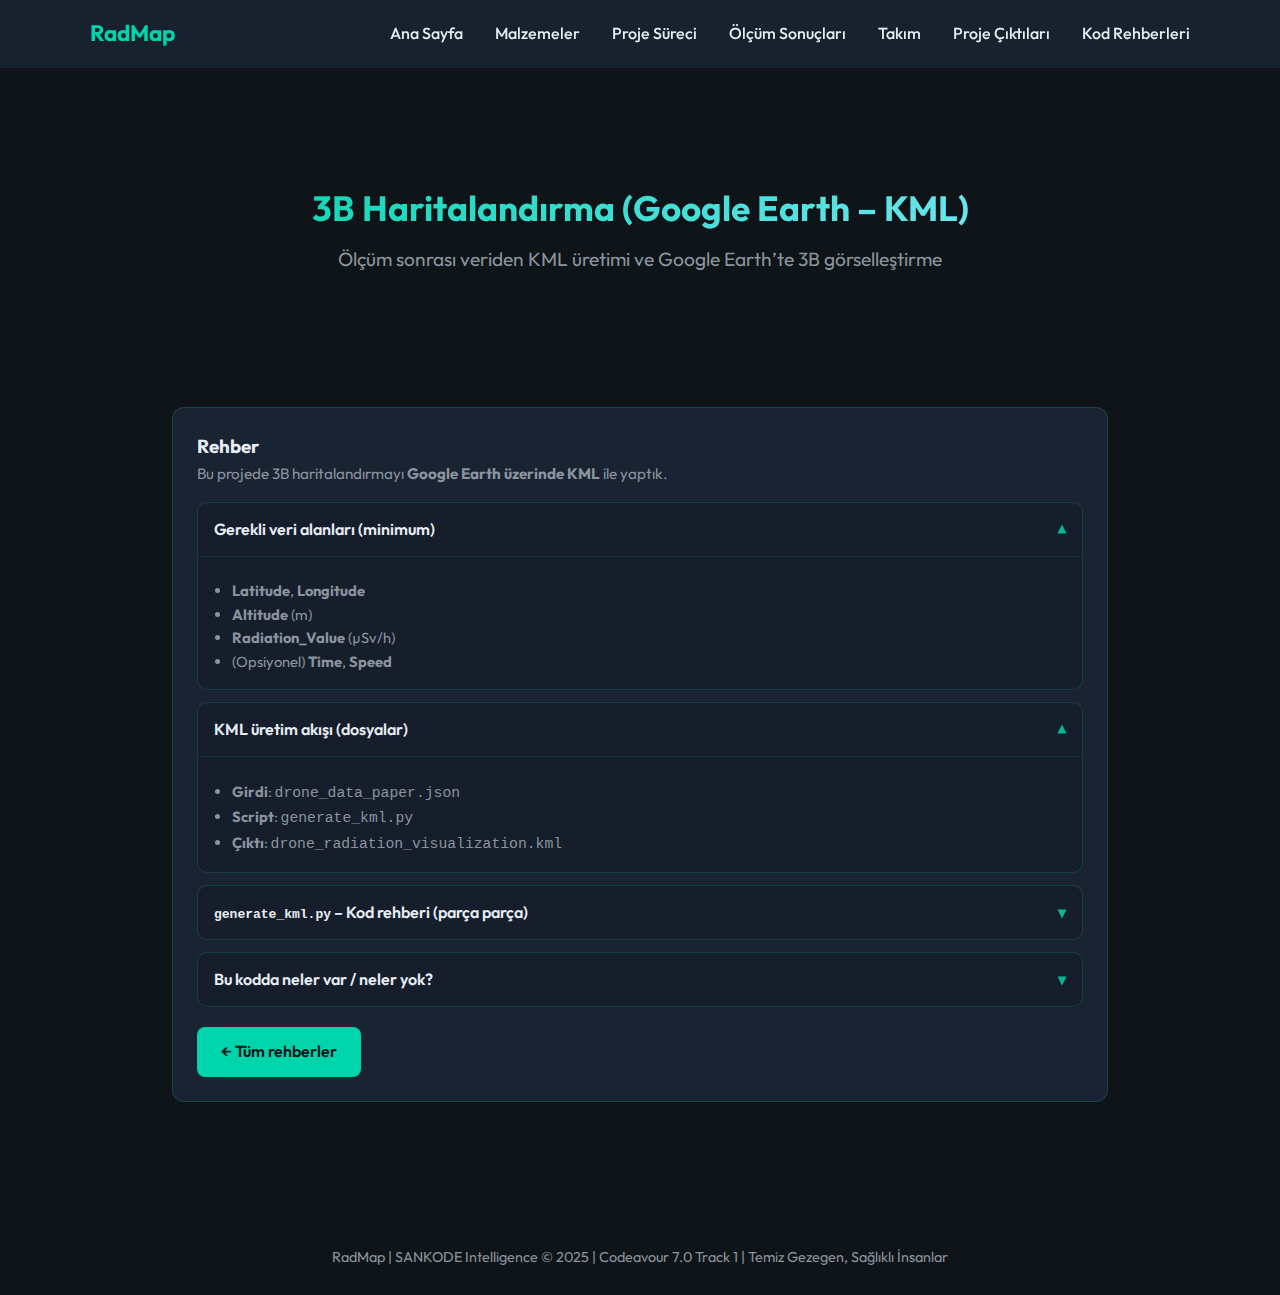
<file: rehber-3b-haritalandirma.html>
<!DOCTYPE html>
<html lang="tr">
<head>
    <meta charset="UTF-8">
    <meta name="viewport" content="width=device-width, initial-scale=1.0">
    <link rel="icon" type="image/svg+xml" href="favicon.svg">
    <title>3B Haritalandırma Rehberi | RadMap</title>
    <link rel="stylesheet" href="style.css">
    <link rel="preconnect" href="https://fonts.googleapis.com">
    <link rel="preconnect" href="https://fonts.gstatic.com" crossorigin>
    <link href="https://fonts.googleapis.com/css2?family=Outfit:wght@300;400;600;700&display=swap" rel="stylesheet">
</head>
<body>
    <header>
        <nav>
            <a href="index.html" class="logo">RadMap</a>
            <ul>
                <li><a href="index.html">Ana Sayfa</a></li>
                <li><a href="malzemeler.html">Malzemeler</a></li>
                <li><a href="proje.html">Proje Süreci</a></li>
                <li><a href="olcum-sonuclari.html">Ölçüm Sonuçları</a></li>
                <li><a href="takim.html">Takım</a></li>
                <li><a href="portfolyo.html">Proje Çıktıları</a></li>
                <li><a href="rehberler.html">Kod Rehberleri</a></li>
            </ul>
        </nav>
    </header>

    <main>
        <section class="hero">
            <h1>3B Haritalandırma (Google Earth – KML)</h1>
            <p class="tagline">Ölçüm sonrası veriden KML üretimi ve Google Earth’te 3B görselleştirme</p>
        </section>

        <section>
            <div class="guide-grid">
                <div class="guide-card">
                    <h3>Rehber</h3>
                    <p class="guide-desc">Bu projede 3B haritalandırmayı <strong>Google Earth üzerinde KML</strong> ile yaptık.</p>

                    <details class="guide-accordion" open>
                        <summary>Gerekli veri alanları (minimum)</summary>
                        <div class="guide-body">
                            <ul>
                                <li><strong>Latitude</strong>, <strong>Longitude</strong></li>
                                <li><strong>Altitude</strong> (m)</li>
                                <li><strong>Radiation_Value</strong> (µSv/h)</li>
                                <li>(Opsiyonel) <strong>Time</strong>, <strong>Speed</strong></li>
                            </ul>
                        </div>
                    </details>

                    <details class="guide-accordion" open>
                        <summary>KML üretim akışı (dosyalar)</summary>
                        <div class="guide-body">
                            <ul>
                                <li><strong>Girdi</strong>: <code>drone_data_paper.json</code></li>
                                <li><strong>Script</strong>: <code>generate_kml.py</code></li>
                                <li><strong>Çıktı</strong>: <code>drone_radiation_visualization.kml</code></li>
                            </ul>
                        </div>
                    </details>

                    <details class="guide-accordion">
                        <summary><code>generate_kml.py</code> – Kod rehberi (parça parça)</summary>
                        <div class="guide-body">
                            <h4>Veriyi yükleme (JSON → DataFrame)</h4>
                            <pre class="code-block"><code>with open('drone_data_paper.json', 'r') as f:
    data = json.load(f)

df = pd.DataFrame(data)</code></pre>

                            <h4>Kamera merkezi (LookAt)</h4>
                            <pre class="code-block"><code>center_lat = df['Enlem (Lat)'].mean()
center_lon = df['Boylam (Lon)'].mean()</code></pre>

                            <h4>Ölçek ve grid boyutu (VMIN/VMAX, hw)</h4>
                            <pre class="code-block"><code>VMIN = 0.090
VMAX = 0.130

hw = 0.000013</code></pre>

                            <h4>Clamp + normalize</h4>
                            <pre class="code-block"><code>chart_val = max(VMIN, min(VMAX, rad))
norm = (chart_val - VMIN) / (VMAX - VMIN)</code></pre>

                            <h4>Basamaklı renk haritası</h4>
                            <pre class="code-block"><code>if norm &lt; 0.2:
    red, green, blue = 0, 0, 255
elif norm &lt; 0.4:
    red, green, blue = 0, 255, 255
elif norm &lt; 0.6:
    red, green, blue = 0, 255, 0
elif norm &lt; 0.8:
    red, green, blue = 255, 255, 0
else:
    red, green, blue = 255, 0, 0</code></pre>

                            <h4>Poligon koordinatları (küçük kare yüzey)</h4>
                            <pre class="code-block"><code>c1 = f"{lon+hw},{lat+hw},{real_altitude}"
c2 = f"{lon-hw},{lat+hw},{real_altitude}"
c3 = f"{lon-hw},{lat-hw},{real_altitude}"
c4 = f"{lon+hw},{lat-hw},{real_altitude}"
coords_str = f"{c1} {c2} {c3} {c4} {c1}"</code></pre>

                            <h4>KML yazımı (Placemark)</h4>
                            <pre class="code-block"><code>&lt;Placemark&gt;
  &lt;description&gt;...&lt;/description&gt;
  &lt;Style&gt;...&lt;/Style&gt;
  &lt;Polygon&gt;
    &lt;altitudeMode&gt;relativeToGround&lt;/altitudeMode&gt;
    &lt;coordinates&gt;{coords_str}&lt;/coordinates&gt;
  &lt;/Polygon&gt;
&lt;/Placemark&gt;</code></pre>
                        </div>
                    </details>

                    <details class="guide-accordion">
                        <summary>Bu kodda neler var / neler yok?</summary>
                        <div class="guide-body">
                            <div class="guide-two-col">
                                <div>
                                    <h4>Var</h4>
                                    <ul>
                                        <li>JSON okuma</li>
                                        <li>Clamp + normalize</li>
                                        <li>Renk basamakları</li>
                                        <li>Google Earth için KML üretimi</li>
                                    </ul>
                                </div>
                                <div>
                                    <h4>Yok (bilerek)</h4>
                                    <ul>
                                        <li>Interpolasyon / ısı haritası doldurma</li>
                                        <li>Canlı (uçuş sırasında) haritalama</li>
                                        <li>Otonom uçuş planlama</li>
                                    </ul>
                                </div>
                            </div>
                        </div>
                    </details>

                    <div style="margin-top: 1.25rem;">
                        <a class="btn" href="rehberler.html">← Tüm rehberler</a>
                    </div>
                </div>
            </div>
        </section>
    </main>

    <footer>
        <p>RadMap | SANKODE Intelligence &copy; 2025 | Codeavour 7.0 Track 1 | Temiz Gezegen, Sağlıklı İnsanlar</p>
    </footer>
</body>
</html>
</file>
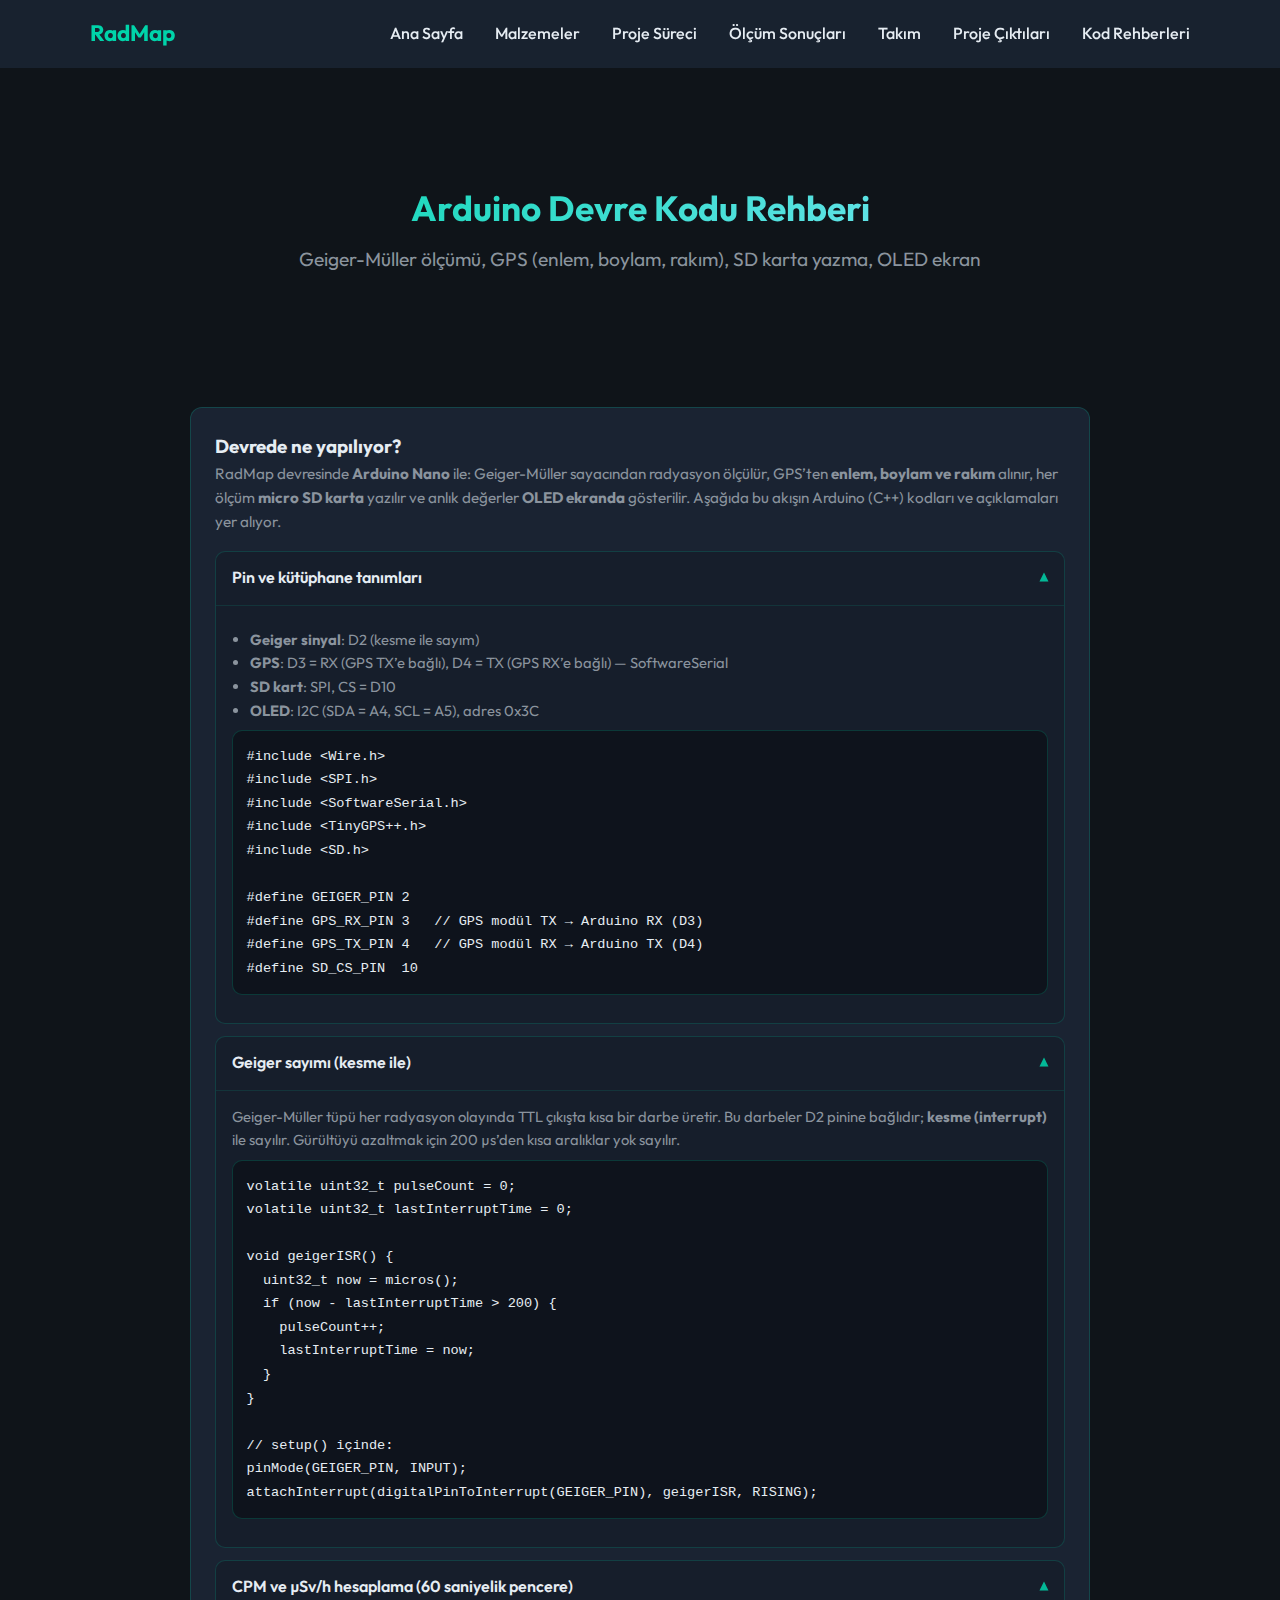
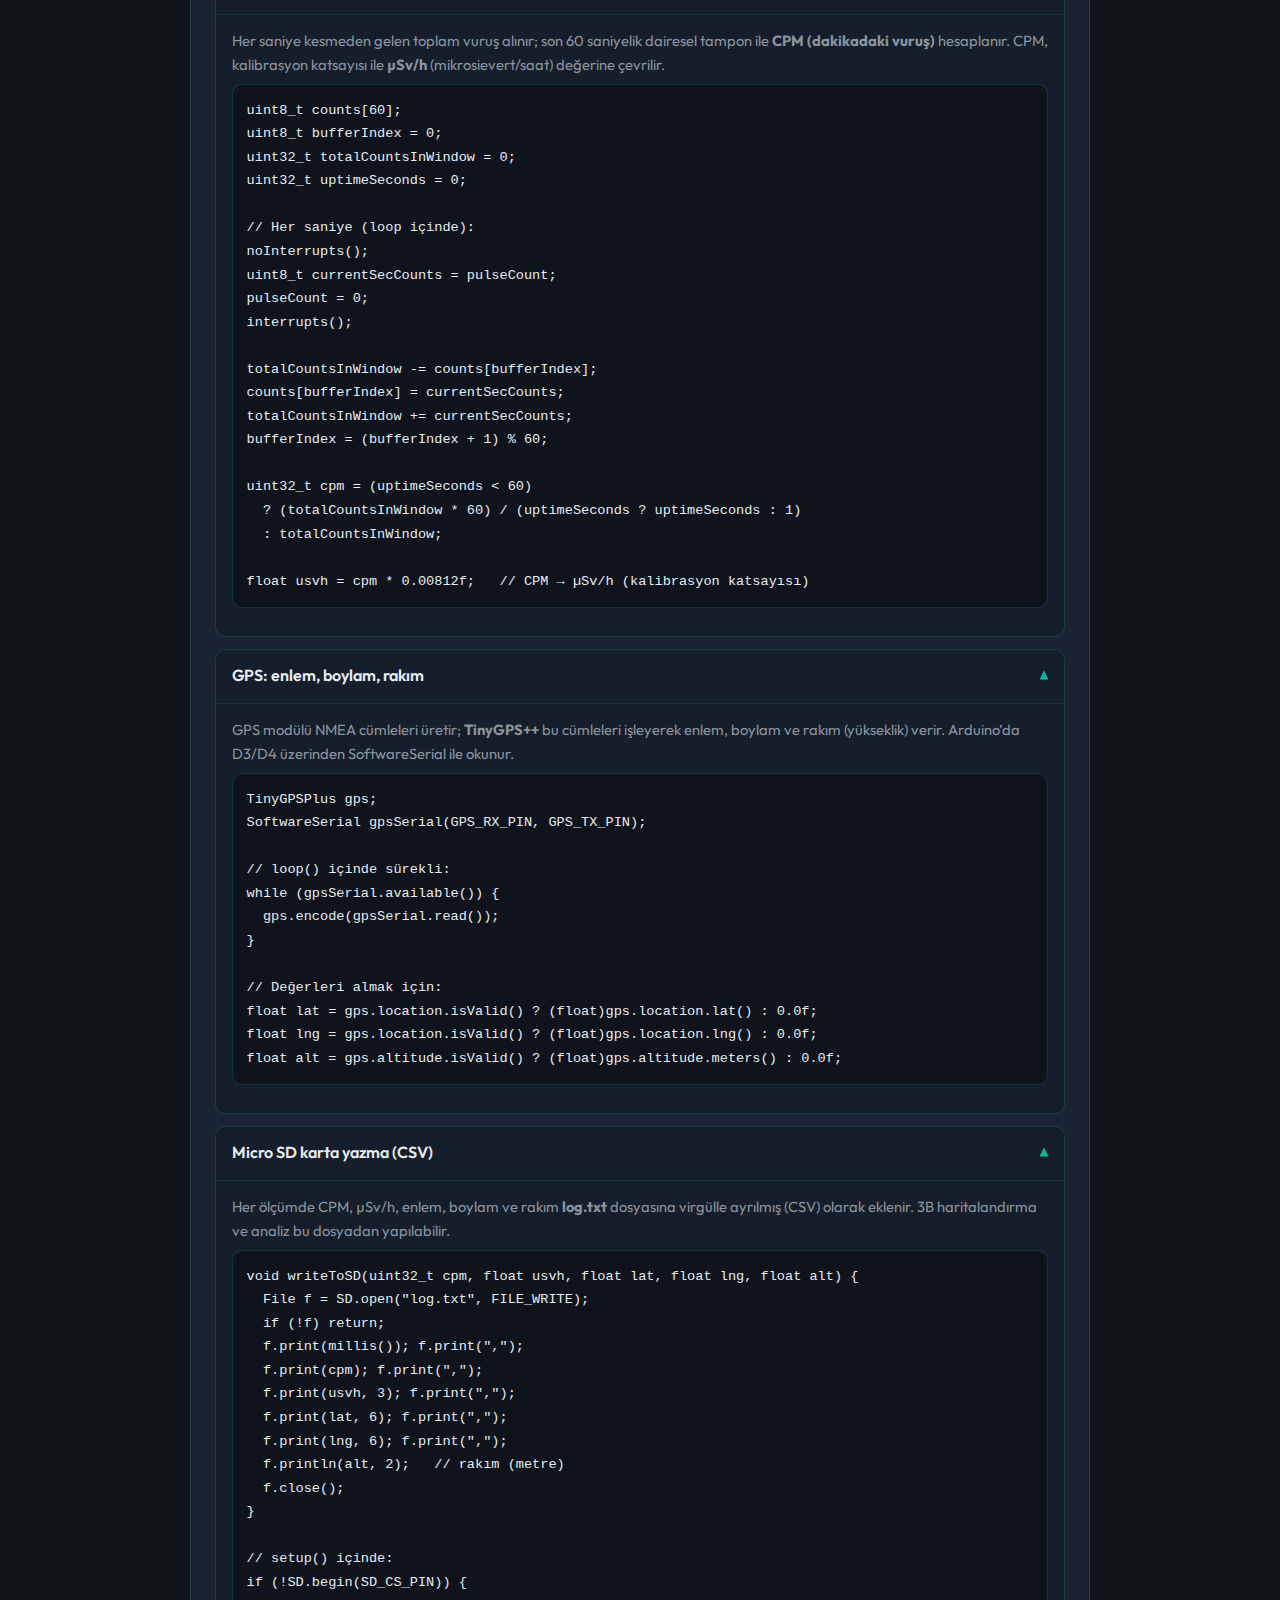
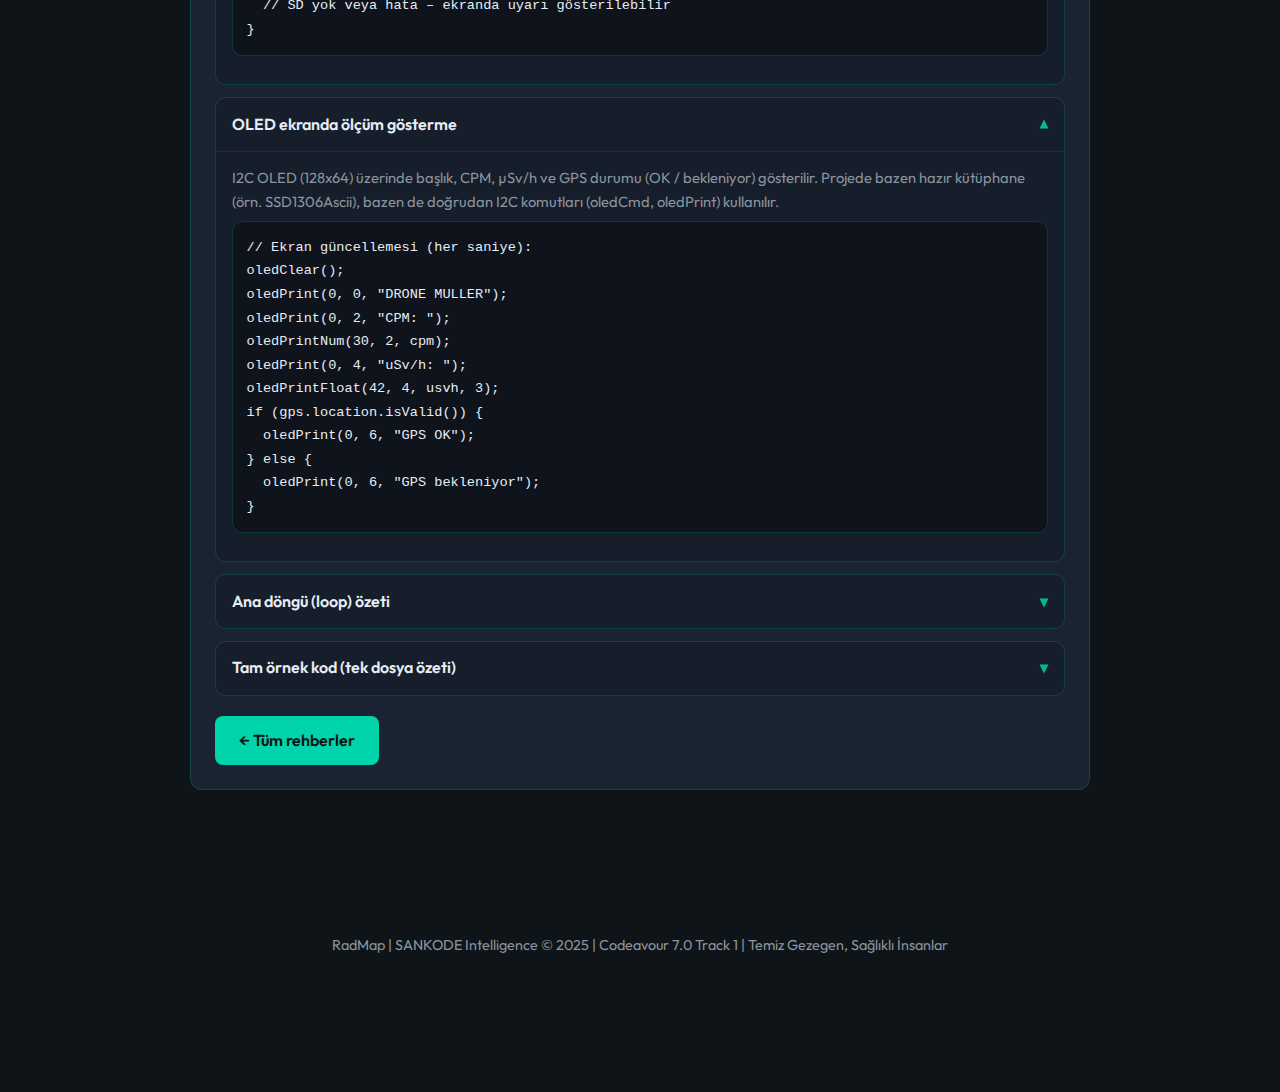
<file: rehber-arduino-devre.html>
<!DOCTYPE html>
<html lang="tr">
<head>
    <meta charset="UTF-8">
    <meta name="viewport" content="width=device-width, initial-scale=1.0">
    <link rel="icon" type="image/svg+xml" href="favicon.svg">
    <title>Arduino Devre Kodu Rehberi | RadMap</title>
    <link rel="stylesheet" href="style.css">
    <link rel="preconnect" href="https://fonts.googleapis.com">
    <link rel="preconnect" href="https://fonts.gstatic.com" crossorigin>
    <link href="https://fonts.googleapis.com/css2?family=Outfit:wght@300;400;600;700&display=swap" rel="stylesheet">
</head>
<body>
    <header>
        <nav>
            <a href="index.html" class="logo">RadMap</a>
            <ul>
                <li><a href="index.html">Ana Sayfa</a></li>
                <li><a href="malzemeler.html">Malzemeler</a></li>
                <li><a href="proje.html">Proje Süreci</a></li>
                <li><a href="olcum-sonuclari.html">Ölçüm Sonuçları</a></li>
                <li><a href="takim.html">Takım</a></li>
                <li><a href="portfolyo.html">Proje Çıktıları</a></li>
                <li><a href="rehberler.html">Kod Rehberleri</a></li>
            </ul>
        </nav>
    </header>

    <main>
        <section class="hero">
            <h1>Arduino Devre Kodu Rehberi</h1>
            <p class="tagline">Geiger-Müller ölçümü, GPS (enlem, boylam, rakım), SD karta yazma, OLED ekran</p>
        </section>

        <section>
            <div class="guide-grid">
                <div class="guide-card guide-card-wide">
                    <h3>Devrede ne yapılıyor?</h3>
                    <p class="guide-desc">RadMap devresinde <strong>Arduino Nano</strong> ile: Geiger-Müller sayacından radyasyon ölçülür, GPS’ten <strong>enlem, boylam ve rakım</strong> alınır, her ölçüm <strong>micro SD karta</strong> yazılır ve anlık değerler <strong>OLED ekranda</strong> gösterilir. Aşağıda bu akışın Arduino (C++) kodları ve açıklamaları yer alıyor.</p>

                    <details class="guide-accordion" open>
                        <summary>Pin ve kütüphane tanımları</summary>
                        <div class="guide-body">
                            <ul>
                                <li><strong>Geiger sinyal</strong>: D2 (kesme ile sayım)</li>
                                <li><strong>GPS</strong>: D3 = RX (GPS TX’e bağlı), D4 = TX (GPS RX’e bağlı) — SoftwareSerial</li>
                                <li><strong>SD kart</strong>: SPI, CS = D10</li>
                                <li><strong>OLED</strong>: I2C (SDA = A4, SCL = A5), adres 0x3C</li>
                            </ul>
                            <pre class="code-block"><code>#include &lt;Wire.h&gt;
#include &lt;SPI.h&gt;
#include &lt;SoftwareSerial.h&gt;
#include &lt;TinyGPS++.h&gt;
#include &lt;SD.h&gt;

#define GEIGER_PIN 2
#define GPS_RX_PIN 3   // GPS modül TX → Arduino RX (D3)
#define GPS_TX_PIN 4   // GPS modül RX → Arduino TX (D4)
#define SD_CS_PIN  10</code></pre>
                        </div>
                    </details>

                    <details class="guide-accordion" open>
                        <summary>Geiger sayımı (kesme ile)</summary>
                        <div class="guide-body">
                            <p>Geiger-Müller tüpü her radyasyon olayında TTL çıkışta kısa bir darbe üretir. Bu darbeler D2 pinine bağlıdır; <strong>kesme (interrupt)</strong> ile sayılır. Gürültüyü azaltmak için 200 µs’den kısa aralıklar yok sayılır.</p>
                            <pre class="code-block"><code>volatile uint32_t pulseCount = 0;
volatile uint32_t lastInterruptTime = 0;

void geigerISR() {
  uint32_t now = micros();
  if (now - lastInterruptTime &gt; 200) {
    pulseCount++;
    lastInterruptTime = now;
  }
}

// setup() içinde:
pinMode(GEIGER_PIN, INPUT);
attachInterrupt(digitalPinToInterrupt(GEIGER_PIN), geigerISR, RISING);</code></pre>
                        </div>
                    </details>

                    <details class="guide-accordion" open>
                        <summary>CPM ve µSv/h hesaplama (60 saniyelik pencere)</summary>
                        <div class="guide-body">
                            <p>Her saniye kesmeden gelen toplam vuruş alınır; son 60 saniyelik dairesel tampon ile <strong>CPM (dakikadaki vuruş)</strong> hesaplanır. CPM, kalibrasyon katsayısı ile <strong>µSv/h</strong> (mikrosievert/saat) değerine çevrilir.</p>
                            <pre class="code-block"><code>uint8_t counts[60];
uint8_t bufferIndex = 0;
uint32_t totalCountsInWindow = 0;
uint32_t uptimeSeconds = 0;

// Her saniye (loop içinde):
noInterrupts();
uint8_t currentSecCounts = pulseCount;
pulseCount = 0;
interrupts();

totalCountsInWindow -= counts[bufferIndex];
counts[bufferIndex] = currentSecCounts;
totalCountsInWindow += currentSecCounts;
bufferIndex = (bufferIndex + 1) % 60;

uint32_t cpm = (uptimeSeconds &lt; 60)
  ? (totalCountsInWindow * 60) / (uptimeSeconds ? uptimeSeconds : 1)
  : totalCountsInWindow;

float usvh = cpm * 0.00812f;   // CPM → µSv/h (kalibrasyon katsayısı)</code></pre>
                        </div>
                    </details>

                    <details class="guide-accordion" open>
                        <summary>GPS: enlem, boylam, rakım</summary>
                        <div class="guide-body">
                            <p>GPS modülü NMEA cümleleri üretir; <strong>TinyGPS++</strong> bu cümleleri işleyerek enlem, boylam ve rakım (yükseklik) verir. Arduino’da D3/D4 üzerinden SoftwareSerial ile okunur.</p>
                            <pre class="code-block"><code>TinyGPSPlus gps;
SoftwareSerial gpsSerial(GPS_RX_PIN, GPS_TX_PIN);

// loop() içinde sürekli:
while (gpsSerial.available()) {
  gps.encode(gpsSerial.read());
}

// Değerleri almak için:
float lat = gps.location.isValid() ? (float)gps.location.lat() : 0.0f;
float lng = gps.location.isValid() ? (float)gps.location.lng() : 0.0f;
float alt = gps.altitude.isValid() ? (float)gps.altitude.meters() : 0.0f;</code></pre>
                        </div>
                    </details>

                    <details class="guide-accordion" open>
                        <summary>Micro SD karta yazma (CSV)</summary>
                        <div class="guide-body">
                            <p>Her ölçümde CPM, µSv/h, enlem, boylam ve rakım <strong>log.txt</strong> dosyasına virgülle ayrılmış (CSV) olarak eklenir. 3B haritalandırma ve analiz bu dosyadan yapılabilir.</p>
                            <pre class="code-block"><code>void writeToSD(uint32_t cpm, float usvh, float lat, float lng, float alt) {
  File f = SD.open("log.txt", FILE_WRITE);
  if (!f) return;
  f.print(millis()); f.print(",");
  f.print(cpm); f.print(",");
  f.print(usvh, 3); f.print(",");
  f.print(lat, 6); f.print(",");
  f.print(lng, 6); f.print(",");
  f.println(alt, 2);   // rakım (metre)
  f.close();
}

// setup() içinde:
if (!SD.begin(SD_CS_PIN)) {
  // SD yok veya hata – ekranda uyarı gösterilebilir
}</code></pre>
                        </div>
                    </details>

                    <details class="guide-accordion" open>
                        <summary>OLED ekranda ölçüm gösterme</summary>
                        <div class="guide-body">
                            <p>I2C OLED (128x64) üzerinde başlık, CPM, µSv/h ve GPS durumu (OK / bekleniyor) gösterilir. Projede bazen hazır kütüphane (örn. SSD1306Ascii), bazen de doğrudan I2C komutları (oledCmd, oledPrint) kullanılır.</p>
                            <pre class="code-block"><code>// Ekran güncellemesi (her saniye):
oledClear();
oledPrint(0, 0, "DRONE MULLER");
oledPrint(0, 2, "CPM: ");
oledPrintNum(30, 2, cpm);
oledPrint(0, 4, "uSv/h: ");
oledPrintFloat(42, 4, usvh, 3);
if (gps.location.isValid()) {
  oledPrint(0, 6, "GPS OK");
} else {
  oledPrint(0, 6, "GPS bekleniyor");
}</code></pre>
                        </div>
                    </details>

                    <details class="guide-accordion">
                        <summary>Ana döngü (loop) özeti</summary>
                        <div class="guide-body">
                            <ol>
                                <li>GPS’ten gelen veriyi oku (NMEA → TinyGPS++)</li>
                                <li>Her 1 saniyede bir: kesmeden pulse sayısını al, CPM ve µSv/h hesapla</li>
                                <li>GPS’ten enlem, boylam, rakım al</li>
                                <li>SD karta satır yaz (zaman, CPM, µSv/h, enlem, boylam, rakım)</li>
                                <li>OLED’i güncelle (CPM, µSv/h, GPS durumu)</li>
                            </ol>
                        </div>
                    </details>

                    <details class="guide-accordion">
                        <summary>Tam örnek kod (tek dosya özeti)</summary>
                        <div class="guide-body">
                            <p>Aşağıda tüm parçaların bir araya getirilmiş hali yer alıyor. Proje klasöründeki <code>DroneMuller_Full.ino</code> dosyası bu yapıdadır; rakım (altitude) SD yazımına eklenerek 3B haritalandırma için kullanılabilir.</p>
                            <pre class="code-block"><code>/*
 * DRONE MÜLLER - Tam Sistem (Geiger + OLED + GPS + SD)
 * Geiger ölçümü, GPS (enlem/boylam/rakım), SD karta CSV, OLED gösterim
 */
#include &lt;Wire.h&gt;
#include &lt;SPI.h&gt;
#include &lt;SoftwareSerial.h&gt;
#include &lt;TinyGPS++.h&gt;
#include &lt;SD.h&gt;

#define GEIGER_PIN 2
#define GPS_RX_PIN 3
#define GPS_TX_PIN 4
#define SD_CS_PIN  10

volatile uint32_t pulseCount = 0;
volatile uint32_t lastInterruptTime = 0;
uint8_t counts[60], bufferIndex = 0;
uint32_t totalCountsInWindow = 0, uptimeSeconds = 0, lastLogTime = 0;

TinyGPSPlus gps;
SoftwareSerial gpsSerial(GPS_RX_PIN, GPS_TX_PIN);

void geigerISR() {
  uint32_t now = micros();
  if (now - lastInterruptTime &gt; 200) {
    pulseCount++;
    lastInterruptTime = now;
  }
}

void writeToSD(uint32_t cpm, float usvh, float lat, float lng, float alt) {
  File f = SD.open("log.txt", FILE_WRITE);
  if (!f) return;
  f.print(millis()); f.print(",");
  f.print(cpm); f.print(",");
  f.print(usvh, 3); f.print(",");
  f.print(lat, 6); f.print(",");
  f.print(lng, 6); f.print(",");
  f.println(alt, 2);
  f.close();
}

void setup() {
  Serial.begin(9600);
  gpsSerial.begin(9600);
  pinMode(GEIGER_PIN, INPUT);
  attachInterrupt(digitalPinToInterrupt(GEIGER_PIN), geigerISR, RISING);
  oledInit();   // I2C OLED başlat
  oledClear();
  oledPrint(0, 0, "DRONE MULLER");
  oledPrint(0, 2, "Baslatiliyor...");
  if (!SD.begin(SD_CS_PIN)) { oledPrint(0, 4, "SD HATA!"); delay(2000); }
  memset(counts, 0, sizeof(counts));
  lastLogTime = millis();
}

void loop() {
  while (gpsSerial.available()) gps.encode(gpsSerial.read());

  if (millis() - lastLogTime &gt;= 1000) {
    lastLogTime = millis();
    uptimeSeconds++;
    noInterrupts();
    uint8_t n = pulseCount;
    pulseCount = 0;
    interrupts();
    totalCountsInWindow -= counts[bufferIndex];
    counts[bufferIndex] = n;
    totalCountsInWindow += n;
    bufferIndex = (bufferIndex + 1) % 60;
    uint32_t cpm = (uptimeSeconds &lt; 60) ? (uptimeSeconds ? (totalCountsInWindow * 60 / uptimeSeconds) : 0) : totalCountsInWindow;
    float usvh = cpm * 0.00812f;
    float lat = gps.location.isValid() ? (float)gps.location.lat() : 0.0f;
    float lng = gps.location.isValid() ? (float)gps.location.lng() : 0.0f;
    float alt = gps.altitude.isValid() ? (float)gps.altitude.meters() : 0.0f;
    writeToSD(cpm, usvh, lat, lng, alt);
    oledClear();
    oledPrint(0, 0, "DRONE MULLER");
    oledPrint(0, 2, "CPM: ");
    oledPrintNum(30, 2, cpm);
    oledPrint(0, 4, "uSv/h: ");
    oledPrintFloat(42, 4, usvh, 3);
    oledPrint(0, 6, gps.location.isValid() ? "GPS OK" : "GPS bekleniyor");
  }
}</code></pre>
                            <p><strong>Not:</strong> <code>oledInit</code>, <code>oledClear</code>, <code>oledPrint</code>, <code>oledPrintNum</code>, <code>oledPrintFloat</code> fonksiyonları proje içindeki tam firmware dosyasında (OLED I2C komutları ve 5x7 font) ile tanımlıdır.</p>
                        </div>
                    </details>

                    <div style="margin-top: 1.25rem;">
                        <a class="btn" href="rehberler.html">← Tüm rehberler</a>
                    </div>
                </div>
            </div>
        </section>
    </main>

    <footer>
        <p>RadMap | SANKODE Intelligence &copy; 2025 | Codeavour 7.0 Track 1 | Temiz Gezegen, Sağlıklı İnsanlar</p>
    </footer>
</body>
</html>
</file>
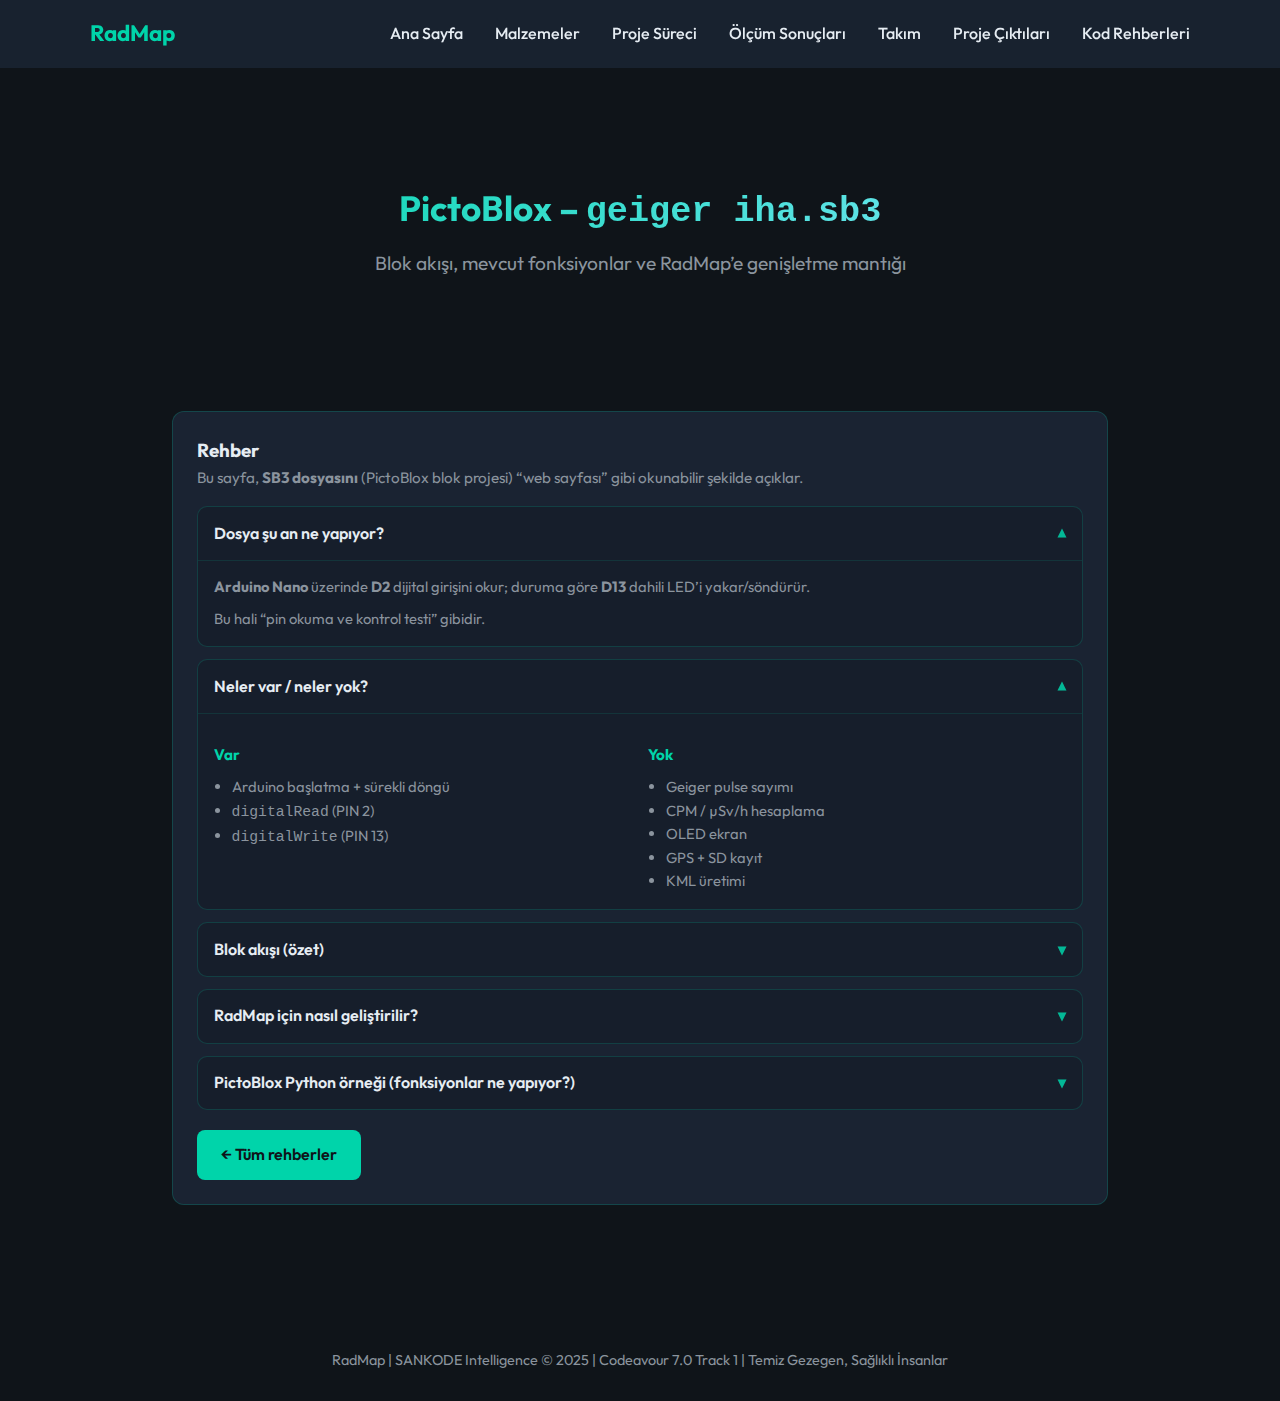
<file: rehber-pictoblox-geiger-iha.html>
<!DOCTYPE html>
<html lang="tr">
<head>
    <meta charset="UTF-8">
    <meta name="viewport" content="width=device-width, initial-scale=1.0">
    <link rel="icon" type="image/svg+xml" href="favicon.svg">
    <title>PictoBlox geiger iha.sb3 Rehberi | RadMap</title>
    <link rel="stylesheet" href="style.css">
    <link rel="preconnect" href="https://fonts.googleapis.com">
    <link rel="preconnect" href="https://fonts.gstatic.com" crossorigin>
    <link href="https://fonts.googleapis.com/css2?family=Outfit:wght@300;400;600;700&display=swap" rel="stylesheet">
</head>
<body>
    <header>
        <nav>
            <a href="index.html" class="logo">RadMap</a>
            <ul>
                <li><a href="index.html">Ana Sayfa</a></li>
                <li><a href="malzemeler.html">Malzemeler</a></li>
                <li><a href="proje.html">Proje Süreci</a></li>
                <li><a href="olcum-sonuclari.html">Ölçüm Sonuçları</a></li>
                <li><a href="takim.html">Takım</a></li>
                <li><a href="portfolyo.html">Proje Çıktıları</a></li>
                <li><a href="rehberler.html">Kod Rehberleri</a></li>
            </ul>
        </nav>
    </header>

    <main>
        <section class="hero">
            <h1>PictoBlox – <code>geiger iha.sb3</code></h1>
            <p class="tagline">Blok akışı, mevcut fonksiyonlar ve RadMap’e genişletme mantığı</p>
        </section>

        <section>
            <div class="guide-grid">
                <div class="guide-card">
                    <h3>Rehber</h3>
                    <p class="guide-desc">Bu sayfa, <strong>SB3 dosyasını</strong> (PictoBlox blok projesi) “web sayfası” gibi okunabilir şekilde açıklar.</p>

                    <details class="guide-accordion" open>
                        <summary>Dosya şu an ne yapıyor?</summary>
                        <div class="guide-body">
                            <p><strong>Arduino Nano</strong> üzerinde <strong>D2</strong> dijital girişini okur; duruma göre <strong>D13</strong> dahili LED’i yakar/söndürür.</p>
                            <p style="margin-top: 0.5rem;">Bu hali “pin okuma ve kontrol testi” gibidir.</p>
                        </div>
                    </details>

                    <details class="guide-accordion" open>
                        <summary>Neler var / neler yok?</summary>
                        <div class="guide-body">
                            <div class="guide-two-col">
                                <div>
                                    <h4>Var</h4>
                                    <ul>
                                        <li>Arduino başlatma + sürekli döngü</li>
                                        <li><code>digitalRead</code> (PIN 2)</li>
                                        <li><code>digitalWrite</code> (PIN 13)</li>
                                    </ul>
                                </div>
                                <div>
                                    <h4>Yok</h4>
                                    <ul>
                                        <li>Geiger pulse sayımı</li>
                                        <li>CPM / µSv/h hesaplama</li>
                                        <li>OLED ekran</li>
                                        <li>GPS + SD kayıt</li>
                                        <li>KML üretimi</li>
                                    </ul>
                                </div>
                            </div>
                        </div>
                    </details>

                    <details class="guide-accordion">
                        <summary>Blok akışı (özet)</summary>
                        <div class="guide-body">
                            <ol>
                                <li><code>arduinoUnoStartUp</code> (Arduino başlat)</li>
                                <li><code>forever</code> (sürekli döngü)</li>
                                <li><code>if/else</code> + <code>digitalRead PIN 2</code></li>
                                <li>Doğruysa <code>digitalWrite PIN 13 = true</code>, değilse <code>false</code></li>
                            </ol>
                        </div>
                    </details>

                    <details class="guide-accordion">
                        <summary>RadMap için nasıl geliştirilir?</summary>
                        <div class="guide-body">
                            <ul>
                                <li><strong>Pulse counting</strong>: TTL darbeleri için sayaç değişkeni</li>
                                <li><strong>CPM</strong>: 1 saniyelik sayımı toplayıp stabil CPM üretme (sliding window)</li>
                                <li><strong>µSv/h</strong>: dönüşüm katsayısı ile hesaplama</li>
                                <li><strong>OLED</strong>: CPM ve µSv/h değerlerini ekranda gösterme</li>
                                <li><strong>Kayıt/GPS</strong>: ölçüm + konum + yükseklik kaydı</li>
                                <li><strong>3B</strong>: bilgisayarda Python ile KML üretip Google Earth’te 3B görselleştirme</li>
                            </ul>
                        </div>
                    </details>

                    <details class="guide-accordion">
                        <summary>PictoBlox Python örneği (fonksiyonlar ne yapıyor?)</summary>
                        <div class="guide-body">
                            <p>SB3 dosyasının kendisi blok tabanlıdır; ama aynı mantığı PictoBlox’un Python modunda çalıştırmak için hazırlanan örneklerden:</p>

                            <h4><code>read_geiger_pin()</code> – Geiger girişini okur</h4>
                            <pre class="code-block"><code>def read_geiger_pin():
    if SIMULATION_MODE:
        import random
        return random.random() &gt; 0.85
    if nano:
        raw = nano.readDigital(GEIGER_PIN) if hasattr(nano, 'readDigital') else nano.digitalRead(GEIGER_PIN)
        return raw in (True, 1) or str(raw).lower() == 'true'
    return False</code></pre>

                            <h4><code>oled_yaz()</code> / <code>oled_temizle()</code> – OLED’e yazdırır</h4>
                            <pre class="code-block"><code>def oled_yaz(metin, x=0, y=0):
    if not oled_ok or nano is None:
        return
    nano.writeDisplay(str(metin), x, y)

def oled_temizle():
    if not oled_ok or nano is None:
        return
    nano.clearDisplay()</code></pre>

                            <h4>Ana döngü – 1 saniyede darbe sayar, CPM ve µSv/h hesaplar</h4>
                            <pre class="code-block"><code>while True:
    start_sec = time.time()
    pulse_in_sec = 0

    while time.time() - start_sec &lt; 1.0:
        val = read_geiger_pin()
        if val and not prev_state:
            pulse_in_sec += 1
            prev_state = True
        elif not val:
            prev_state = False

    total_counts -= counts[buffer_index]
    counts[buffer_index] = pulse_in_sec
    total_counts += pulse_in_sec
    buffer_index = (buffer_index + 1) % WINDOW_SIZE

    cpm = (total_counts / WINDOW_SIZE) * 60
    uSv = cpm * CONVERSION_FACTOR</code></pre>
                        </div>
                    </details>

                    <div style="margin-top: 1.25rem;">
                        <a class="btn" href="rehberler.html">← Tüm rehberler</a>
                    </div>
                </div>
            </div>
        </section>
    </main>

    <footer>
        <p>RadMap | SANKODE Intelligence &copy; 2025 | Codeavour 7.0 Track 1 | Temiz Gezegen, Sağlıklı İnsanlar</p>
    </footer>
</body>
</html>
</file>
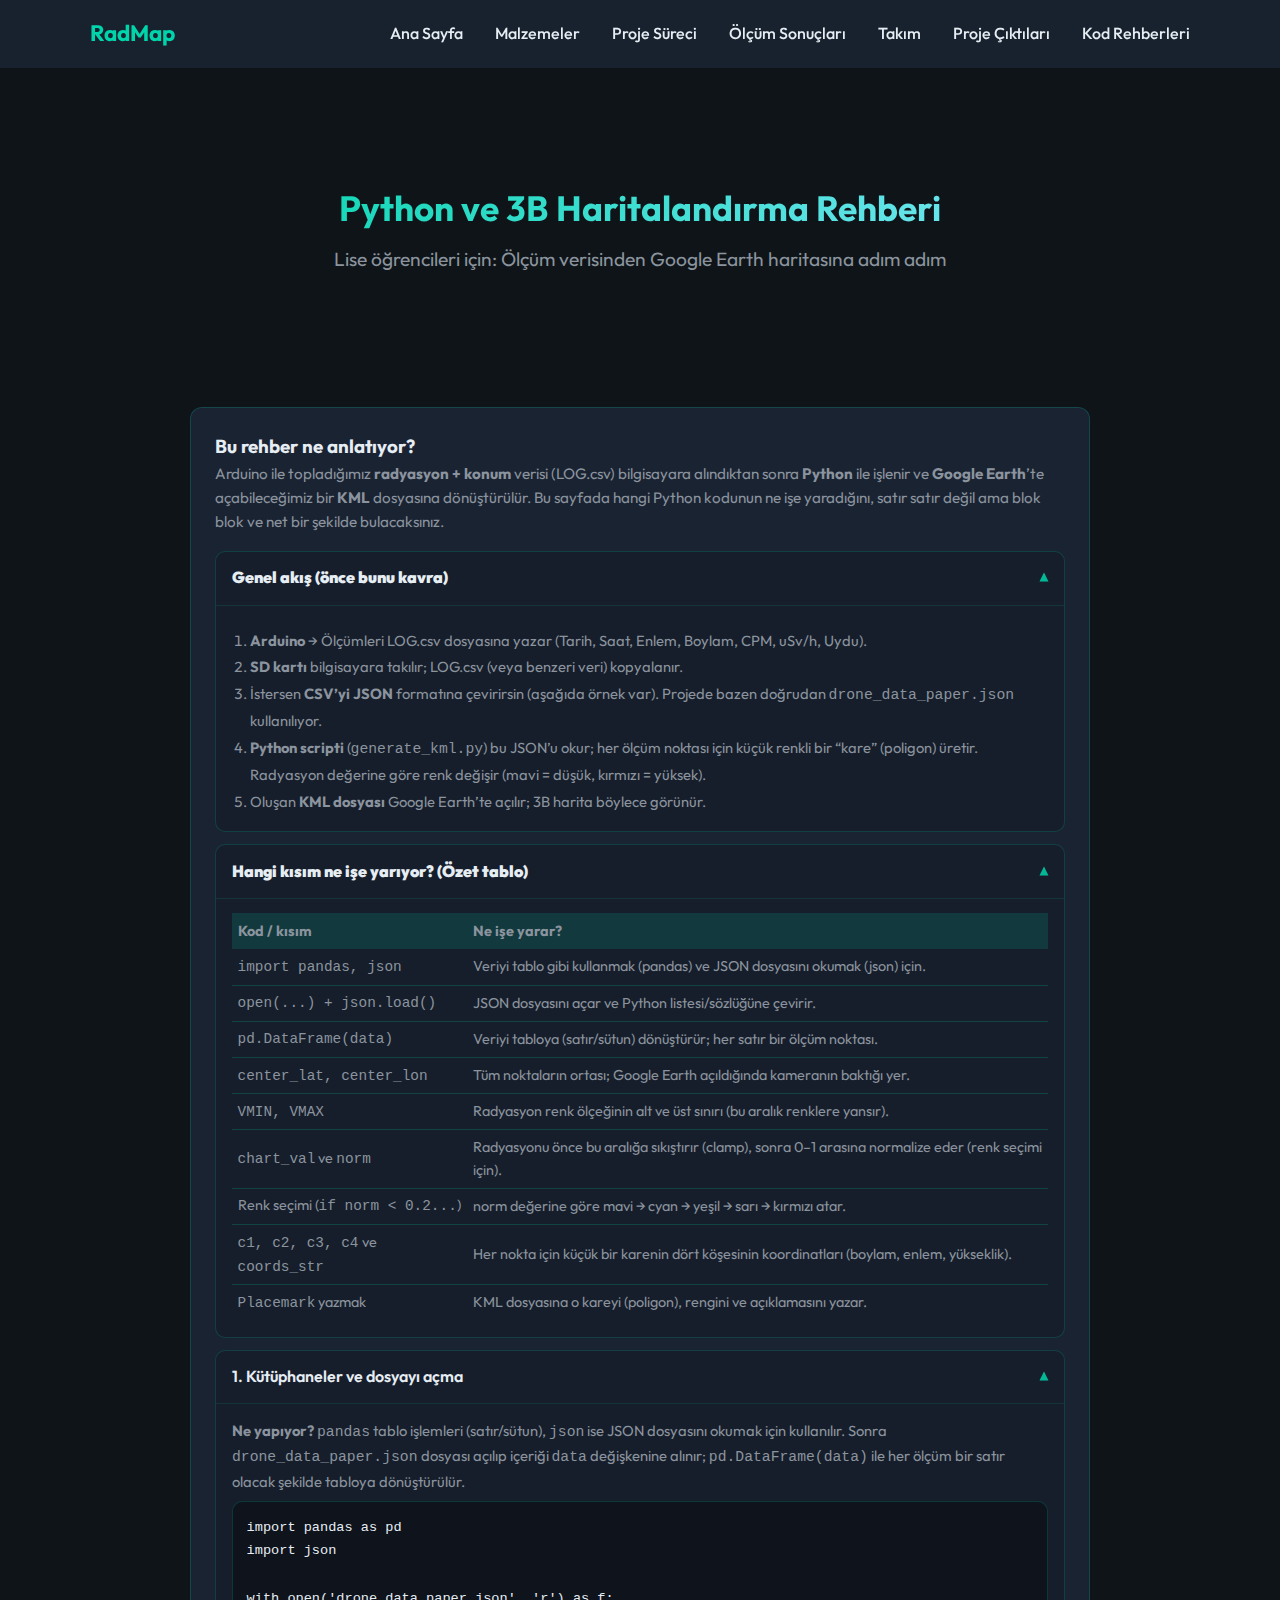
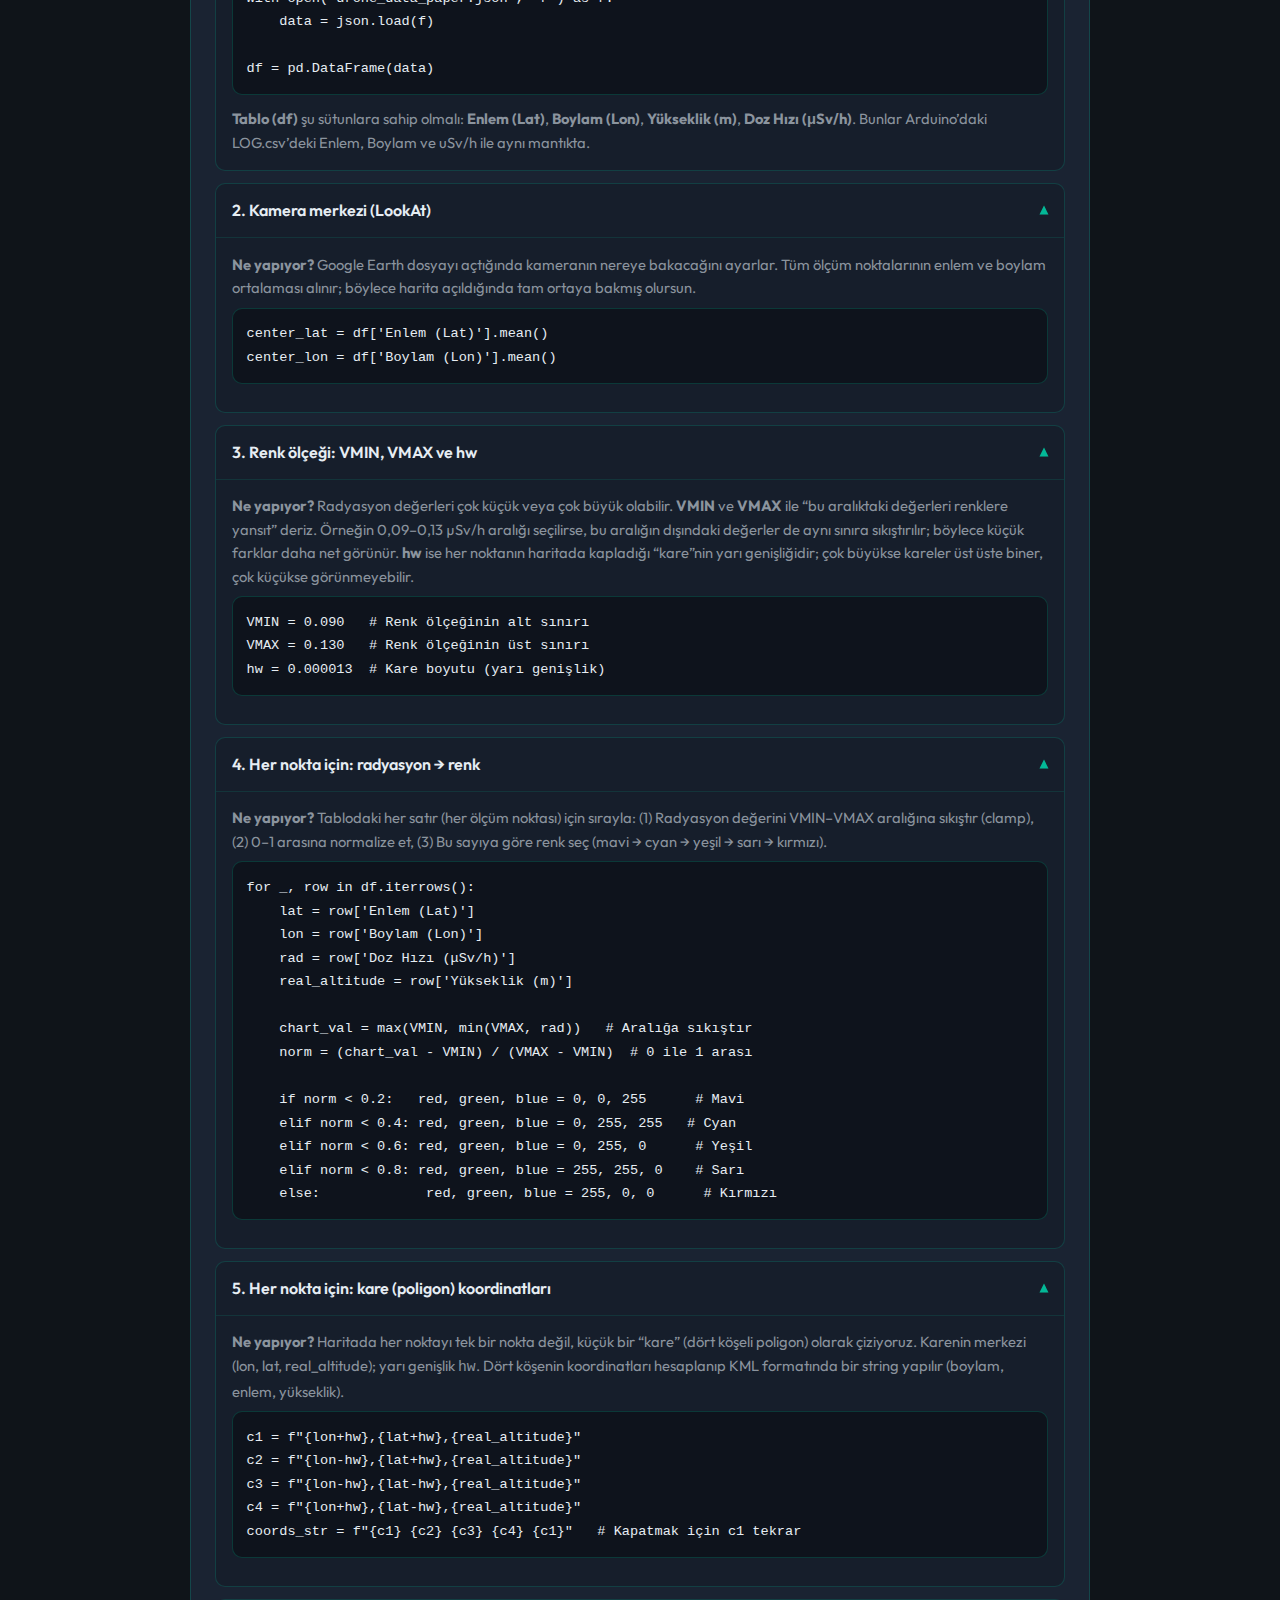
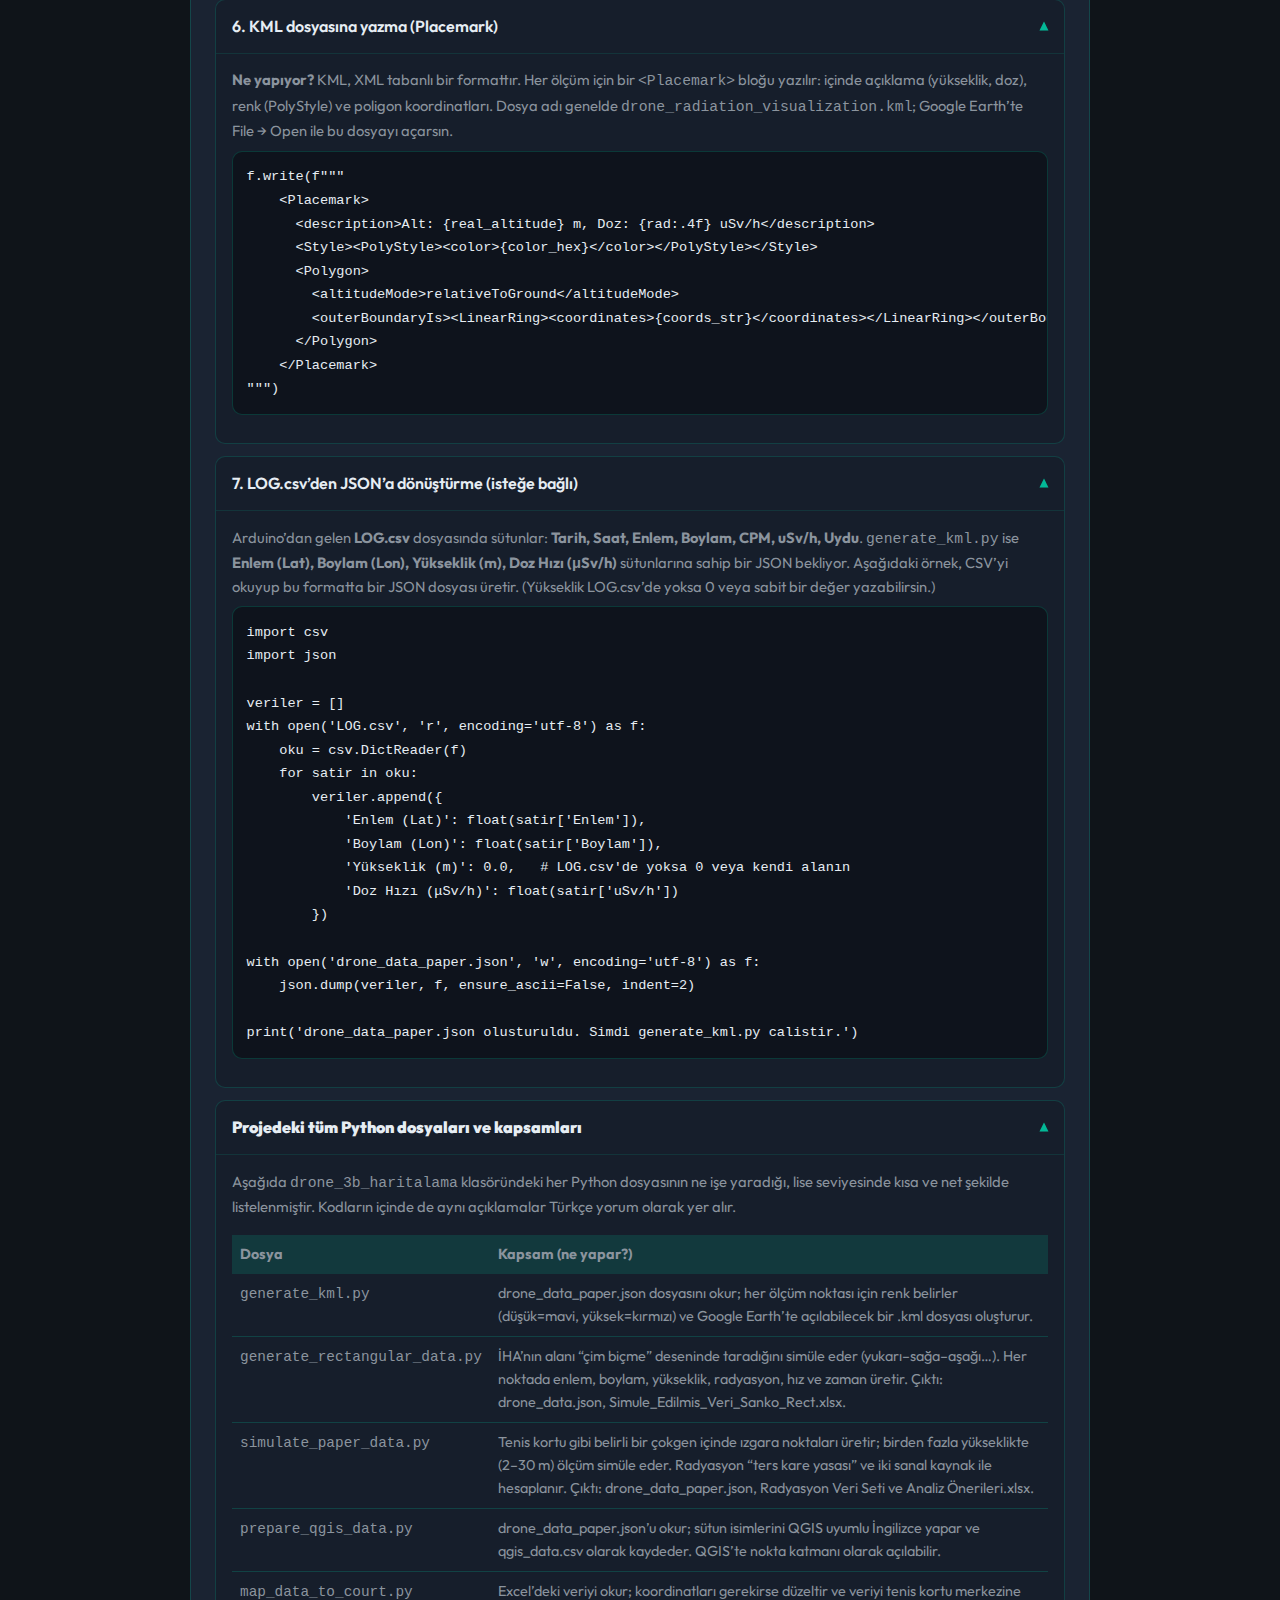
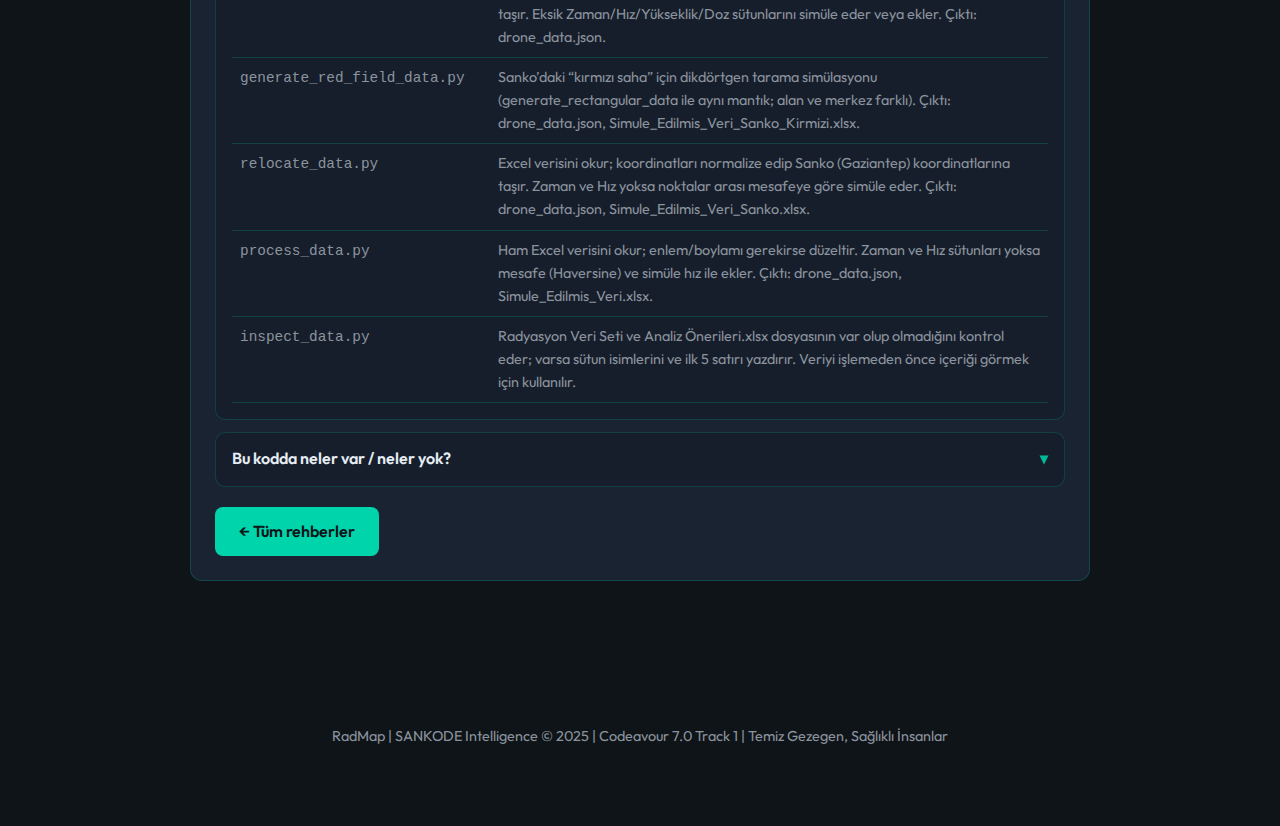
<file: rehber-python-haritalandirma.html>
<!DOCTYPE html>
<html lang="tr">
<head>
    <meta charset="UTF-8">
    <meta name="viewport" content="width=device-width, initial-scale=1.0">
    <link rel="icon" type="image/svg+xml" href="favicon.svg">
    <title>Python ve Haritalandırma Rehberi | RadMap</title>
    <link rel="stylesheet" href="style.css">
    <link rel="preconnect" href="https://fonts.googleapis.com">
    <link rel="preconnect" href="https://fonts.gstatic.com" crossorigin>
    <link href="https://fonts.googleapis.com/css2?family=Outfit:wght@300;400;600;700&display=swap" rel="stylesheet">
</head>
<body>
    <header>
        <nav>
            <a href="index.html" class="logo">RadMap</a>
            <ul>
                <li><a href="index.html">Ana Sayfa</a></li>
                <li><a href="malzemeler.html">Malzemeler</a></li>
                <li><a href="proje.html">Proje Süreci</a></li>
                <li><a href="olcum-sonuclari.html">Ölçüm Sonuçları</a></li>
                <li><a href="takim.html">Takım</a></li>
                <li><a href="portfolyo.html">Proje Çıktıları</a></li>
                <li><a href="rehberler.html">Kod Rehberleri</a></li>
            </ul>
        </nav>
    </header>

    <main>
        <section class="hero">
            <h1>Python ve 3B Haritalandırma Rehberi</h1>
            <p class="tagline">Lise öğrencileri için: Ölçüm verisinden Google Earth haritasına adım adım</p>
        </section>

        <section>
            <div class="guide-grid">
                <div class="guide-card guide-card-wide">
                    <h3>Bu rehber ne anlatıyor?</h3>
                    <p class="guide-desc">Arduino ile topladığımız <strong>radyasyon + konum</strong> verisi (LOG.csv) bilgisayara alındıktan sonra <strong>Python</strong> ile işlenir ve <strong>Google Earth</strong>’te açabileceğimiz bir <strong>KML</strong> dosyasına dönüştürülür. Bu sayfada hangi Python kodunun ne işe yaradığını, satır satır değil ama blok blok ve net bir şekilde bulacaksınız.</p>

                    <details class="guide-accordion" open>
                        <summary><strong>Genel akış (önce bunu kavra)</strong></summary>
                        <div class="guide-body">
                            <ol style="line-height:1.8;">
                                <li><strong>Arduino</strong> → Ölçümleri LOG.csv dosyasına yazar (Tarih, Saat, Enlem, Boylam, CPM, uSv/h, Uydu).</li>
                                <li><strong>SD kartı</strong> bilgisayara takılır; LOG.csv (veya benzeri veri) kopyalanır.</li>
                                <li>İstersen <strong>CSV’yi JSON</strong> formatına çevirirsin (aşağıda örnek var). Projede bazen doğrudan <code>drone_data_paper.json</code> kullanılıyor.</li>
                                <li><strong>Python scripti</strong> (<code>generate_kml.py</code>) bu JSON’u okur; her ölçüm noktası için küçük renkli bir “kare” (poligon) üretir. Radyasyon değerine göre renk değişir (mavi = düşük, kırmızı = yüksek).</li>
                                <li>Oluşan <strong>KML dosyası</strong> Google Earth’te açılır; 3B harita böylece görünür.</li>
                            </ol>
                        </div>
                    </details>

                    <details class="guide-accordion" open>
                        <summary><strong>Hangi kısım ne işe yarıyor? (Özet tablo)</strong></summary>
                        <div class="guide-body">
                            <table style="width:100%; border-collapse:collapse; font-size:0.9rem;">
                                <tr style="background:rgba(0,212,170,0.15);"><th style="padding:0.4rem; text-align:left;">Kod / kısım</th><th style="padding:0.4rem; text-align:left;">Ne işe yarar?</th></tr>
                                <tr><td style="padding:0.35rem; border-bottom:1px solid rgba(0,212,170,0.2);"><code>import pandas, json</code></td><td style="padding:0.35rem; border-bottom:1px solid rgba(0,212,170,0.2);">Veriyi tablo gibi kullanmak (pandas) ve JSON dosyasını okumak (json) için.</td></tr>
                                <tr><td style="padding:0.35rem; border-bottom:1px solid rgba(0,212,170,0.2);"><code>open(...) + json.load()</code></td><td style="padding:0.35rem; border-bottom:1px solid rgba(0,212,170,0.2);">JSON dosyasını açar ve Python listesi/sözlüğüne çevirir.</td></tr>
                                <tr><td style="padding:0.35rem; border-bottom:1px solid rgba(0,212,170,0.2);"><code>pd.DataFrame(data)</code></td><td style="padding:0.35rem; border-bottom:1px solid rgba(0,212,170,0.2);">Veriyi tabloya (satır/sütun) dönüştürür; her satır bir ölçüm noktası.</td></tr>
                                <tr><td style="padding:0.35rem; border-bottom:1px solid rgba(0,212,170,0.2);"><code>center_lat, center_lon</code></td><td style="padding:0.35rem; border-bottom:1px solid rgba(0,212,170,0.2);">Tüm noktaların ortası; Google Earth açıldığında kameranın baktığı yer.</td></tr>
                                <tr><td style="padding:0.35rem; border-bottom:1px solid rgba(0,212,170,0.2);"><code>VMIN, VMAX</code></td><td style="padding:0.35rem; border-bottom:1px solid rgba(0,212,170,0.2);">Radyasyon renk ölçeğinin alt ve üst sınırı (bu aralık renklere yansır).</td></tr>
                                <tr><td style="padding:0.35rem; border-bottom:1px solid rgba(0,212,170,0.2);"><code>chart_val</code> ve <code>norm</code></td><td style="padding:0.35rem; border-bottom:1px solid rgba(0,212,170,0.2);">Radyasyonu önce bu aralığa sıkıştırır (clamp), sonra 0–1 arasına normalize eder (renk seçimi için).</td></tr>
                                <tr><td style="padding:0.35rem; border-bottom:1px solid rgba(0,212,170,0.2);">Renk seçimi (<code>if norm &lt; 0.2...</code>)</td><td style="padding:0.35rem; border-bottom:1px solid rgba(0,212,170,0.2);">norm değerine göre mavi → cyan → yeşil → sarı → kırmızı atar.</td></tr>
                                <tr><td style="padding:0.35rem; border-bottom:1px solid rgba(0,212,170,0.2);"><code>c1, c2, c3, c4</code> ve <code>coords_str</code></td><td style="padding:0.35rem; border-bottom:1px solid rgba(0,212,170,0.2);">Her nokta için küçük bir karenin dört köşesinin koordinatları (boylam, enlem, yükseklik).</td></tr>
                                <tr><td style="padding:0.35rem;"><code>Placemark</code> yazmak</td><td style="padding:0.35rem;">KML dosyasına o kareyi (poligon), rengini ve açıklamasını yazar.</td></tr>
                            </table>
                        </div>
                    </details>

                    <details class="guide-accordion" open>
                        <summary>1. Kütüphaneler ve dosyayı açma</summary>
                        <div class="guide-body">
                            <p><strong>Ne yapıyor?</strong> <code>pandas</code> tablo işlemleri (satır/sütun), <code>json</code> ise JSON dosyasını okumak için kullanılır. Sonra <code>drone_data_paper.json</code> dosyası açılıp içeriği <code>data</code> değişkenine alınır; <code>pd.DataFrame(data)</code> ile her ölçüm bir satır olacak şekilde tabloya dönüştürülür.</p>
                            <pre class="code-block"><code>import pandas as pd
import json

with open('drone_data_paper.json', 'r') as f:
    data = json.load(f)

df = pd.DataFrame(data)</code></pre>
                            <p><strong>Tablo (df)</strong> şu sütunlara sahip olmalı: <strong>Enlem (Lat)</strong>, <strong>Boylam (Lon)</strong>, <strong>Yükseklik (m)</strong>, <strong>Doz Hızı (μSv/h)</strong>. Bunlar Arduino’daki LOG.csv’deki Enlem, Boylam ve uSv/h ile aynı mantıkta.</p>
                        </div>
                    </details>

                    <details class="guide-accordion" open>
                        <summary>2. Kamera merkezi (LookAt)</summary>
                        <div class="guide-body">
                            <p><strong>Ne yapıyor?</strong> Google Earth dosyayı açtığında kameranın nereye bakacağını ayarlar. Tüm ölçüm noktalarının enlem ve boylam ortalaması alınır; böylece harita açıldığında tam ortaya bakmış olursun.</p>
                            <pre class="code-block"><code>center_lat = df['Enlem (Lat)'].mean()
center_lon = df['Boylam (Lon)'].mean()</code></pre>
                        </div>
                    </details>

                    <details class="guide-accordion" open>
                        <summary>3. Renk ölçeği: VMIN, VMAX ve hw</summary>
                        <div class="guide-body">
                            <p><strong>Ne yapıyor?</strong> Radyasyon değerleri çok küçük veya çok büyük olabilir. <strong>VMIN</strong> ve <strong>VMAX</strong> ile “bu aralıktaki değerleri renklere yansıt” deriz. Örneğin 0,09–0,13 µSv/h aralığı seçilirse, bu aralığın dışındaki değerler de aynı sınıra sıkıştırılır; böylece küçük farklar daha net görünür. <strong>hw</strong> ise her noktanın haritada kapladığı “kare”nin yarı genişliğidir; çok büyükse kareler üst üste biner, çok küçükse görünmeyebilir.</p>
                            <pre class="code-block"><code>VMIN = 0.090   # Renk ölçeğinin alt sınırı
VMAX = 0.130   # Renk ölçeğinin üst sınırı
hw = 0.000013  # Kare boyutu (yarı genişlik)</code></pre>
                        </div>
                    </details>

                    <details class="guide-accordion" open>
                        <summary>4. Her nokta için: radyasyon → renk</summary>
                        <div class="guide-body">
                            <p><strong>Ne yapıyor?</strong> Tablodaki her satır (her ölçüm noktası) için sırayla: (1) Radyasyon değerini VMIN–VMAX aralığına sıkıştır (clamp), (2) 0–1 arasına normalize et, (3) Bu sayıya göre renk seç (mavi → cyan → yeşil → sarı → kırmızı).</p>
                            <pre class="code-block"><code>for _, row in df.iterrows():
    lat = row['Enlem (Lat)']
    lon = row['Boylam (Lon)']
    rad = row['Doz Hızı (μSv/h)']
    real_altitude = row['Yükseklik (m)']

    chart_val = max(VMIN, min(VMAX, rad))   # Aralığa sıkıştır
    norm = (chart_val - VMIN) / (VMAX - VMIN)  # 0 ile 1 arası

    if norm &lt; 0.2:   red, green, blue = 0, 0, 255      # Mavi
    elif norm &lt; 0.4: red, green, blue = 0, 255, 255   # Cyan
    elif norm &lt; 0.6: red, green, blue = 0, 255, 0      # Yeşil
    elif norm &lt; 0.8: red, green, blue = 255, 255, 0    # Sarı
    else:             red, green, blue = 255, 0, 0      # Kırmızı</code></pre>
                        </div>
                    </details>

                    <details class="guide-accordion" open>
                        <summary>5. Her nokta için: kare (poligon) koordinatları</summary>
                        <div class="guide-body">
                            <p><strong>Ne yapıyor?</strong> Haritada her noktayı tek bir nokta değil, küçük bir “kare” (dört köşeli poligon) olarak çiziyoruz. Karenin merkezi (lon, lat, real_altitude); yarı genişlik <code>hw</code>. Dört köşenin koordinatları hesaplanıp KML formatında bir string yapılır (boylam, enlem, yükseklik).</p>
                            <pre class="code-block"><code>c1 = f"{lon+hw},{lat+hw},{real_altitude}"
c2 = f"{lon-hw},{lat+hw},{real_altitude}"
c3 = f"{lon-hw},{lat-hw},{real_altitude}"
c4 = f"{lon+hw},{lat-hw},{real_altitude}"
coords_str = f"{c1} {c2} {c3} {c4} {c1}"   # Kapatmak için c1 tekrar</code></pre>
                        </div>
                    </details>

                    <details class="guide-accordion" open>
                        <summary>6. KML dosyasına yazma (Placemark)</summary>
                        <div class="guide-body">
                            <p><strong>Ne yapıyor?</strong> KML, XML tabanlı bir formattır. Her ölçüm için bir <code>&lt;Placemark&gt;</code> bloğu yazılır: içinde açıklama (yükseklik, doz), renk (PolyStyle) ve poligon koordinatları. Dosya adı genelde <code>drone_radiation_visualization.kml</code>; Google Earth’te File → Open ile bu dosyayı açarsın.</p>
                            <pre class="code-block"><code>f.write(f"""
    &lt;Placemark&gt;
      &lt;description&gt;Alt: {real_altitude} m, Doz: {rad:.4f} uSv/h&lt;/description&gt;
      &lt;Style&gt;&lt;PolyStyle&gt;&lt;color&gt;{color_hex}&lt;/color&gt;&lt;/PolyStyle&gt;&lt;/Style&gt;
      &lt;Polygon&gt;
        &lt;altitudeMode&gt;relativeToGround&lt;/altitudeMode&gt;
        &lt;outerBoundaryIs&gt;&lt;LinearRing&gt;&lt;coordinates&gt;{coords_str}&lt;/coordinates&gt;&lt;/LinearRing&gt;&lt;/outerBoundaryIs&gt;
      &lt;/Polygon&gt;
    &lt;/Placemark&gt;
""")</code></pre>
                        </div>
                    </details>

                    <details class="guide-accordion" open>
                        <summary>7. LOG.csv’den JSON’a dönüştürme (isteğe bağlı)</summary>
                        <div class="guide-body">
                            <p>Arduino’dan gelen <strong>LOG.csv</strong> dosyasında sütunlar: <strong>Tarih, Saat, Enlem, Boylam, CPM, uSv/h, Uydu</strong>. <code>generate_kml.py</code> ise <strong>Enlem (Lat), Boylam (Lon), Yükseklik (m), Doz Hızı (μSv/h)</strong> sütunlarına sahip bir JSON bekliyor. Aşağıdaki örnek, CSV’yi okuyup bu formatta bir JSON dosyası üretir. (Yükseklik LOG.csv’de yoksa 0 veya sabit bir değer yazabilirsin.)</p>
                            <pre class="code-block"><code>import csv
import json

veriler = []
with open('LOG.csv', 'r', encoding='utf-8') as f:
    oku = csv.DictReader(f)
    for satir in oku:
        veriler.append({
            'Enlem (Lat)': float(satir['Enlem']),
            'Boylam (Lon)': float(satir['Boylam']),
            'Yükseklik (m)': 0.0,   # LOG.csv'de yoksa 0 veya kendi alanın
            'Doz Hızı (μSv/h)': float(satir['uSv/h'])
        })

with open('drone_data_paper.json', 'w', encoding='utf-8') as f:
    json.dump(veriler, f, ensure_ascii=False, indent=2)

print('drone_data_paper.json olusturuldu. Simdi generate_kml.py calistir.')</code></pre>
                        </div>
                    </details>

                    <details class="guide-accordion" open>
                        <summary><strong>Projedeki tüm Python dosyaları ve kapsamları</strong></summary>
                        <div class="guide-body">
                            <p style="margin-bottom:1rem;">Aşağıda <code>drone_3b_haritalama</code> klasöründeki her Python dosyasının ne işe yaradığı, lise seviyesinde kısa ve net şekilde listelenmiştir. Kodların içinde de aynı açıklamalar Türkçe yorum olarak yer alır.</p>
                            <table style="width:100%; border-collapse:collapse; font-size:0.9rem;">
                                <tr style="background:rgba(0,212,170,0.15);">
                                    <th style="padding:0.5rem; text-align:left;">Dosya</th>
                                    <th style="padding:0.5rem; text-align:left;">Kapsam (ne yapar?)</th>
                                </tr>
                                <tr>
                                    <td style="padding:0.5rem; border-bottom:1px solid rgba(0,212,170,0.2); vertical-align:top;"><code>generate_kml.py</code></td>
                                    <td style="padding:0.5rem; border-bottom:1px solid rgba(0,212,170,0.2);">drone_data_paper.json dosyasını okur; her ölçüm noktası için renk belirler (düşük=mavi, yüksek=kırmızı) ve Google Earth’te açılabilecek bir .kml dosyası oluşturur.</td>
                                </tr>
                                <tr>
                                    <td style="padding:0.5rem; border-bottom:1px solid rgba(0,212,170,0.2); vertical-align:top;"><code>generate_rectangular_data.py</code></td>
                                    <td style="padding:0.5rem; border-bottom:1px solid rgba(0,212,170,0.2);">İHA’nın alanı “çim biçme” deseninde taradığını simüle eder (yukarı–sağa–aşağı…). Her noktada enlem, boylam, yükseklik, radyasyon, hız ve zaman üretir. Çıktı: drone_data.json, Simule_Edilmis_Veri_Sanko_Rect.xlsx.</td>
                                </tr>
                                <tr>
                                    <td style="padding:0.5rem; border-bottom:1px solid rgba(0,212,170,0.2); vertical-align:top;"><code>simulate_paper_data.py</code></td>
                                    <td style="padding:0.5rem; border-bottom:1px solid rgba(0,212,170,0.2);">Tenis kortu gibi belirli bir çokgen içinde ızgara noktaları üretir; birden fazla yükseklikte (2–30 m) ölçüm simüle eder. Radyasyon “ters kare yasası” ve iki sanal kaynak ile hesaplanır. Çıktı: drone_data_paper.json, Radyasyon Veri Seti ve Analiz Önerileri.xlsx.</td>
                                </tr>
                                <tr>
                                    <td style="padding:0.5rem; border-bottom:1px solid rgba(0,212,170,0.2); vertical-align:top;"><code>prepare_qgis_data.py</code></td>
                                    <td style="padding:0.5rem; border-bottom:1px solid rgba(0,212,170,0.2);">drone_data_paper.json’u okur; sütun isimlerini QGIS uyumlu İngilizce yapar ve qgis_data.csv olarak kaydeder. QGIS’te nokta katmanı olarak açılabilir.</td>
                                </tr>
                                <tr>
                                    <td style="padding:0.5rem; border-bottom:1px solid rgba(0,212,170,0.2); vertical-align:top;"><code>map_data_to_court.py</code></td>
                                    <td style="padding:0.5rem; border-bottom:1px solid rgba(0,212,170,0.2);">Excel’deki veriyi okur; koordinatları gerekirse düzeltir ve veriyi tenis kortu merkezine taşır. Eksik Zaman/Hız/Yükseklik/Doz sütunlarını simüle eder veya ekler. Çıktı: drone_data.json.</td>
                                </tr>
                                <tr>
                                    <td style="padding:0.5rem; border-bottom:1px solid rgba(0,212,170,0.2); vertical-align:top;"><code>generate_red_field_data.py</code></td>
                                    <td style="padding:0.5rem; border-bottom:1px solid rgba(0,212,170,0.2);">Sanko’daki “kırmızı saha” için dikdörtgen tarama simülasyonu (generate_rectangular_data ile aynı mantık; alan ve merkez farklı). Çıktı: drone_data.json, Simule_Edilmis_Veri_Sanko_Kirmizi.xlsx.</td>
                                </tr>
                                <tr>
                                    <td style="padding:0.5rem; border-bottom:1px solid rgba(0,212,170,0.2); vertical-align:top;"><code>relocate_data.py</code></td>
                                    <td style="padding:0.5rem; border-bottom:1px solid rgba(0,212,170,0.2);">Excel verisini okur; koordinatları normalize edip Sanko (Gaziantep) koordinatlarına taşır. Zaman ve Hız yoksa noktalar arası mesafeye göre simüle eder. Çıktı: drone_data.json, Simule_Edilmis_Veri_Sanko.xlsx.</td>
                                </tr>
                                <tr>
                                    <td style="padding:0.5rem; border-bottom:1px solid rgba(0,212,170,0.2); vertical-align:top;"><code>process_data.py</code></td>
                                    <td style="padding:0.5rem; border-bottom:1px solid rgba(0,212,170,0.2);">Ham Excel verisini okur; enlem/boylamı gerekirse düzeltir. Zaman ve Hız sütunları yoksa mesafe (Haversine) ve simüle hız ile ekler. Çıktı: drone_data.json, Simule_Edilmis_Veri.xlsx.</td>
                                </tr>
                                <tr>
                                    <td style="padding:0.5rem; border-bottom:1px solid rgba(0,212,170,0.2); vertical-align:top;"><code>inspect_data.py</code></td>
                                    <td style="padding:0.5rem; border-bottom:1px solid rgba(0,212,170,0.2);">Radyasyon Veri Seti ve Analiz Önerileri.xlsx dosyasının var olup olmadığını kontrol eder; varsa sütun isimlerini ve ilk 5 satırı yazdırır. Veriyi işlemeden önce içeriği görmek için kullanılır.</td>
                                </tr>
                            </table>
                        </div>
                    </details>

                    <details class="guide-accordion">
                        <summary>Bu kodda neler var / neler yok?</summary>
                        <div class="guide-body">
                            <div class="guide-two-col">
                                <div>
                                    <h4>Var</h4>
                                    <ul>
                                        <li>JSON’dan veri okuma</li>
                                        <li>Radyasyonu aralığa sıkıştırma ve 0–1’e normalize etme</li>
                                        <li>Renk basamakları (mavi → kırmızı)</li>
                                        <li>Google Earth için KML üretimi (poligon + renk)</li>
                                    </ul>
                                </div>
                                <div>
                                    <h4>Yok (bilerek)</h4>
                                    <ul>
                                        <li>Isı haritası / arada kalan alanları doldurma</li>
                                        <li>Uçuş sırasında canlı harita</li>
                                        <li>Otonom rota planlama</li>
                                    </ul>
                                </div>
                            </div>
                        </div>
                    </details>

                    <div style="margin-top: 1.25rem;">
                        <a class="btn" href="rehberler.html">← Tüm rehberler</a>
                    </div>
                </div>
            </div>
        </section>
    </main>

    <footer>
        <p>RadMap | SANKODE Intelligence &copy; 2025 | Codeavour 7.0 Track 1 | Temiz Gezegen, Sağlıklı İnsanlar</p>
    </footer>
</body>
</html>
</file>
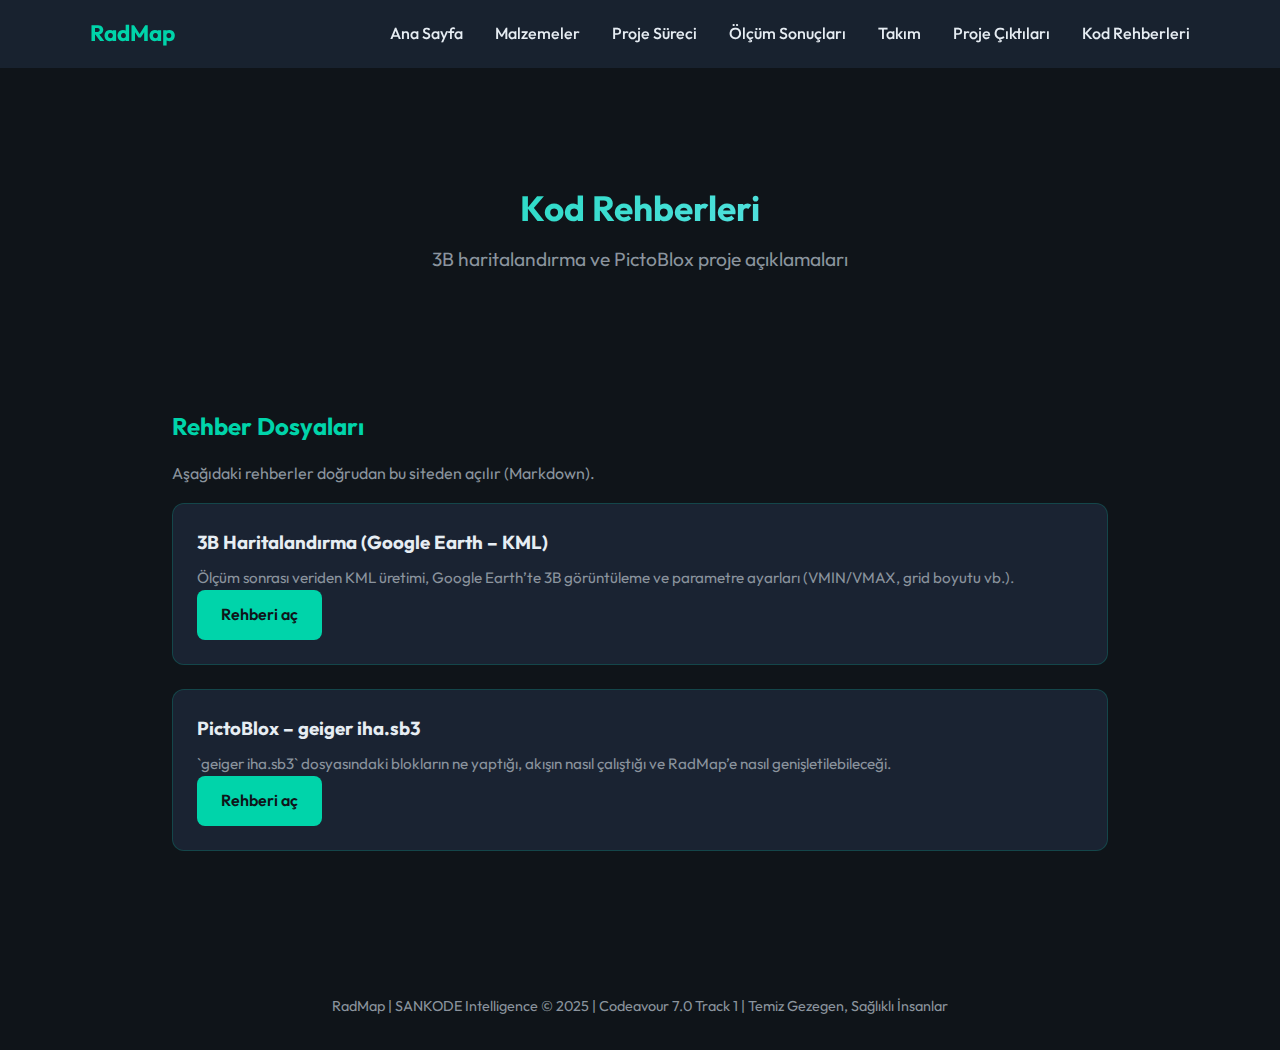
<file: rehberler.html>
<!DOCTYPE html>
<html lang="tr">
<head>
    <meta charset="UTF-8">
    <meta name="viewport" content="width=device-width, initial-scale=1.0">
    <link rel="icon" type="image/svg+xml" href="favicon.svg">
    <title>Kod Rehberleri | RadMap</title>
    <link rel="stylesheet" href="style.css">
    <link rel="preconnect" href="https://fonts.googleapis.com">
    <link rel="preconnect" href="https://fonts.gstatic.com" crossorigin>
    <link href="https://fonts.googleapis.com/css2?family=Outfit:wght@300;400;600;700&display=swap" rel="stylesheet">
</head>
<body>
    <header>
        <nav>
            <a href="index.html" class="logo">RadMap</a>
            <ul>
                <li><a href="index.html">Ana Sayfa</a></li>
                <li><a href="malzemeler.html">Malzemeler</a></li>
                <li><a href="proje.html">Proje Süreci</a></li>
                <li><a href="olcum-sonuclari.html">Ölçüm Sonuçları</a></li>
                <li><a href="takim.html">Takım</a></li>
                <li><a href="portfolyo.html">Proje Çıktıları</a></li>
                <li><a href="rehberler.html">Kod Rehberleri</a></li>
            </ul>
        </nav>
    </header>

    <main>
        <section class="hero">
            <h1>Kod Rehberleri</h1>
            <p class="tagline">3B haritalandırma ve PictoBlox proje açıklamaları</p>
        </section>

        <section>
            <h2>Rehber Dosyaları</h2>
            <p style="color: var(--text-muted); margin-bottom: 1rem;">Aşağıdaki rehberler doğrudan bu siteden açılır (Markdown).</p>
            <div class="achievement-grid">
                <div class="achievement-card">
                    <h3>3B Haritalandırma (Google Earth – KML)</h3>
                    <p>Ölçüm sonrası veriden KML üretimi, Google Earth’te 3B görüntüleme ve parametre ayarları (VMIN/VMAX, grid boyutu vb.).</p>
                    <a class="btn" href="3B_HARITALANDIRMA_KOD_REHBERI.md">Rehberi aç</a>
                </div>
                <div class="achievement-card">
                    <h3>PictoBlox – geiger iha.sb3</h3>
                    <p>`geiger iha.sb3` dosyasındaki blokların ne yaptığı, akışın nasıl çalıştığı ve RadMap’e nasıl genişletilebileceği.</p>
                    <a class="btn" href="PICTOBLOX_GEIGER_IHA_SB3_REHBERI.md">Rehberi aç</a>
                </div>
            </div>
        </section>
    </main>

    <footer>
        <p>RadMap | SANKODE Intelligence &copy; 2025 | Codeavour 7.0 Track 1 | Temiz Gezegen, Sağlıklı İnsanlar</p>
    </footer>
</body>
</html>
</file>
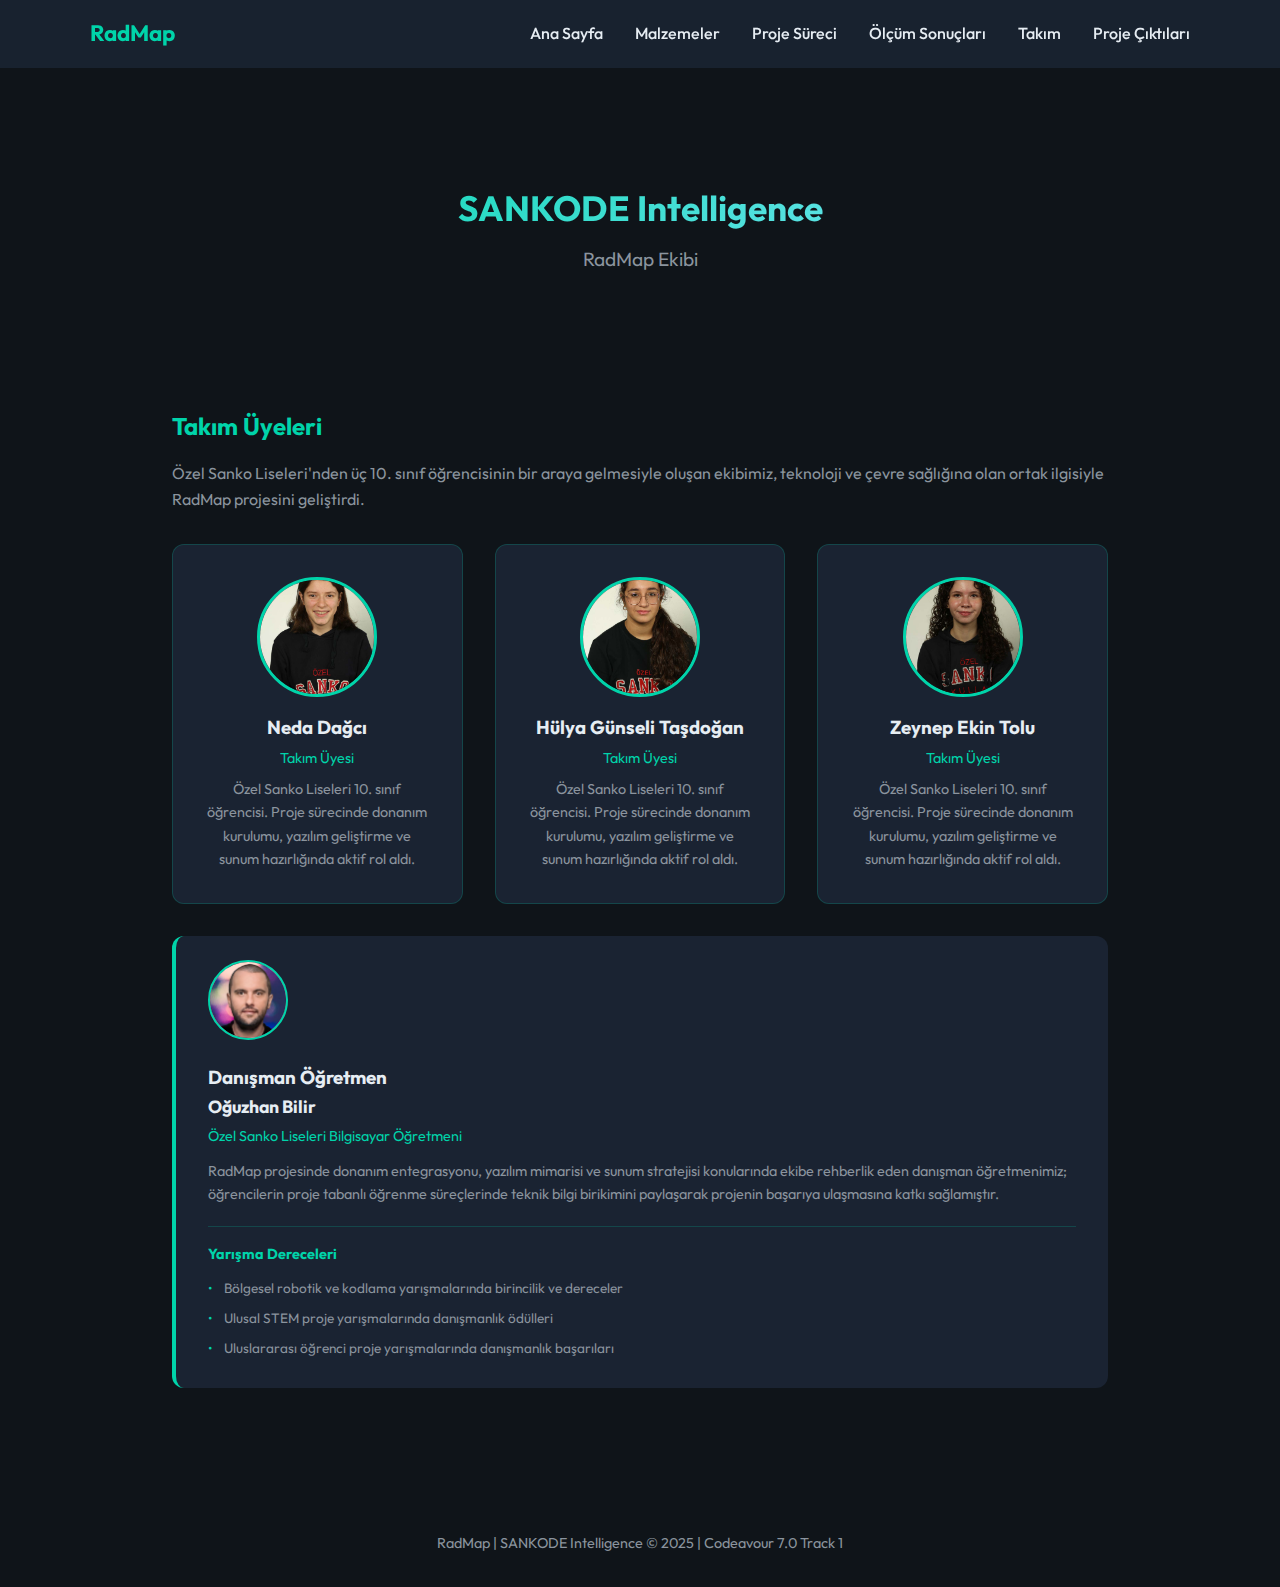
<file: takim.html>
<!DOCTYPE html>
<html lang="tr">
<head>
    <meta charset="UTF-8">
    <meta name="viewport" content="width=device-width, initial-scale=1.0">
    <link rel="icon" type="image/svg+xml" href="favicon.svg">
    <title>Takım | RadMap</title>
    <link rel="stylesheet" href="style.css">
    <link rel="preconnect" href="https://fonts.googleapis.com">
    <link rel="preconnect" href="https://fonts.gstatic.com" crossorigin>
    <link href="https://fonts.googleapis.com/css2?family=Outfit:wght@300;400;600;700&display=swap" rel="stylesheet">
</head>
<body>
    <header>
        <nav>
            <a href="index.html" class="logo">RadMap</a>
            <ul>
                <li><a href="index.html">Ana Sayfa</a></li>
                <li><a href="malzemeler.html">Malzemeler</a></li>
                <li><a href="proje.html">Proje Süreci</a></li>
                <li><a href="olcum-sonuclari.html">Ölçüm Sonuçları</a></li>
                <li><a href="takim.html">Takım</a></li>
                <li><a href="portfolyo.html">Proje Çıktıları</a></li>
            </ul>
        </nav>
    </header>

    <main>
        <section class="hero">
            <h1>SANKODE Intelligence</h1>
            <p class="tagline">RadMap Ekibi</p>
        </section>

        <section>
            <h2>Takım Üyeleri</h2>
            <p style="color: var(--text-muted); margin-bottom: 2rem;">Özel Sanko Liseleri'nden üç 10. sınıf öğrencisinin bir araya gelmesiyle oluşan ekibimiz, teknoloji ve çevre sağlığına olan ortak ilgisiyle RadMap projesini geliştirdi.</p>
            
            <div class="team-layout">
            <div class="team-grid">
                <div class="team-card">
                    <img src="images/1M6A5808 NEDA DAĞCI.jpg" alt="Neda Dağcı" class="team-photo" onerror="this.style.display='none'; this.nextElementSibling.style.display='flex';">
                    <div class="avatar fallback">N</div>
                    <h3>Neda Dağcı</h3>
                    <p class="role">Takım Üyesi</p>
                    <p>Özel Sanko Liseleri 10. sınıf öğrencisi. Proje sürecinde donanım kurulumu, yazılım geliştirme ve sunum hazırlığında aktif rol aldı.</p>
                </div>
                <div class="team-card">
                    <img src="images/1M6A5695 HÜLYA GÜNSELİ TAŞDOĞAN.jpg" alt="Hülya Günseli Taşdoğan" class="team-photo" onerror="this.style.display='none'; this.nextElementSibling.style.display='flex';">
                    <div class="avatar fallback">G</div>
                    <h3>Hülya Günseli Taşdoğan</h3>
                    <p class="role">Takım Üyesi</p>
                    <p>Özel Sanko Liseleri 10. sınıf öğrencisi. Proje sürecinde donanım kurulumu, yazılım geliştirme ve sunum hazırlığında aktif rol aldı.</p>
                </div>
                <div class="team-card">
                    <img src="images/1M6A5722 ZEYNEP EKİN TOLU.jpg" alt="Zeynep Ekin Tolu" class="team-photo" onerror="this.style.display='none'; this.nextElementSibling.style.display='flex';">
                    <div class="avatar fallback">E</div>
                    <h3>Zeynep Ekin Tolu</h3>
                    <p class="role">Takım Üyesi</p>
                    <p>Özel Sanko Liseleri 10. sınıf öğrencisi. Proje sürecinde donanım kurulumu, yazılım geliştirme ve sunum hazırlığında aktif rol aldı.</p>
                </div>
            </div>

            <div class="mentor-wrapper">
                <div class="mentor-card">
                    <img src="images/Oğuzhan.jpeg" alt="Oğuzhan Bilir" class="mentor-photo" onerror="this.style.display='none'; this.nextElementSibling.style.display='flex';">
                    <div class="avatar fallback mentor-avatar">O</div>
                    <h3>Danışman Öğretmen</h3>
                    <p class="mentor-name"><strong>Oğuzhan Bilir</strong></p>
                    <p class="mentor-title">Özel Sanko Liseleri Bilgisayar Öğretmeni</p>
                    <p class="mentor-desc">RadMap projesinde donanım entegrasyonu, yazılım mimarisi ve sunum stratejisi konularında ekibe rehberlik eden danışman öğretmenimiz; öğrencilerin proje tabanlı öğrenme süreçlerinde teknik bilgi birikimini paylaşarak projenin başarıya ulaşmasına katkı sağlamıştır.</p>
                    <div class="mentor-achievements">
                        <h4>Yarışma Dereceleri</h4>
                        <ul>
                            <li>Bölgesel robotik ve kodlama yarışmalarında birincilik ve dereceler</li>
                            <li>Ulusal STEM proje yarışmalarında danışmanlık ödülleri</li>
                            <li>Uluslararası öğrenci proje yarışmalarında danışmanlık başarıları</li>
                        </ul>
                    </div>
                </div>
            </div>
        </div>
        </section>
    </main>

    <footer>
        <p>RadMap | SANKODE Intelligence &copy; 2025 | Codeavour 7.0 Track 1</p>
    </footer>
</body>
</html>
</file>
<file: style.css>
* {
    margin: 0;
    padding: 0;
    box-sizing: border-box;
}

:root {
    --bg-dark: #0f1419;
    --bg-card: #1a2332;
    --accent: #00d4aa;
    --accent-dim: #00a88a;
    --text: #e6edf3;
    --text-muted: #8b949e;
}

body {
    font-family: 'Outfit', sans-serif;
    background: var(--bg-dark);
    color: var(--text);
    line-height: 1.6;
    min-height: 100vh;
}

header {
    background: rgba(26, 35, 50, 0.9);
    backdrop-filter: blur(10px);
    padding: 1rem 2rem;
    position: sticky;
    top: 0;
    z-index: 100;
}

nav {
    max-width: 1100px;
    margin: 0 auto;
    display: flex;
    justify-content: space-between;
    align-items: center;
}

.logo {
    font-size: 1.4rem;
    font-weight: 700;
    color: var(--accent);
    text-decoration: none;
}

nav ul {
    display: flex;
    gap: 2rem;
    list-style: none;
}

nav a {
    color: var(--text);
    text-decoration: none;
    font-weight: 500;
    transition: color 0.2s;
}

nav a:hover {
    color: var(--accent);
}

main {
    max-width: 1000px;
    margin: 0 auto;
    padding: 3rem 2rem;
}

.hero {
    text-align: center;
    padding: 4rem 0;
}

.hero-with-bg {
    position: relative;
    padding: 5rem 2rem;
    border-radius: 16px;
    overflow: hidden;
    margin-bottom: 2rem;
}

.hero-bg {
    position: absolute;
    inset: 0;
    z-index: 0;
}

.hero-bg img {
    width: 100%;
    height: 100%;
    object-fit: cover;
    object-position: center 25%;
    opacity: 0.35;
}

.hero-bg.no-img {
    background: linear-gradient(135deg, rgba(0, 212, 170, 0.15), rgba(126, 232, 250, 0.08));
}

.hero-bg.no-img img {
    display: none;
}

.hero-bg::after {
    content: '';
    position: absolute;
    inset: 0;
    background: linear-gradient(180deg, rgba(15, 20, 25, 0.7) 0%, rgba(15, 20, 25, 0.95) 100%);
    z-index: 1;
}

.hero-content {
    position: relative;
    z-index: 2;
}

.hero-with-bg .hero-content h1,
.hero-with-bg .hero-content .tagline,
.hero-with-bg .hero-content .theme {
    text-shadow: 0 2px 12px rgba(0, 0, 0, 0.5);
}

.hero h1 {
    font-size: 2.2rem;
    font-weight: 700;
    margin-bottom: 0.5rem;
    background: linear-gradient(135deg, var(--accent), #7ee8fa);
    -webkit-background-clip: text;
    -webkit-text-fill-color: transparent;
    background-clip: text;
}

.tagline {
    font-size: 1.2rem;
    color: var(--text-muted);
    margin-bottom: 0.25rem;
}

.theme {
    font-size: 0.95rem;
    color: var(--accent);
    font-weight: 600;
}

section {
    margin-bottom: 4rem;
}

h2 {
    font-size: 1.5rem;
    margin-bottom: 1rem;
    color: var(--accent);
}

/* Çözüm section */
.cozum-section {
    margin-bottom: 4rem;
}

.cozum-compare {
    display: grid;
    grid-template-columns: 1fr 1fr;
    gap: 1.25rem;
    margin-bottom: 1.5rem;
}

.cozum-box {
    padding: 1.25rem 1.5rem;
    border-radius: 12px;
    border: 1px solid;
}

.cozum-manuel {
    background: rgba(80, 70, 50, 0.3);
    border-color: rgba(200, 170, 100, 0.4);
}

.cozum-manuel .cozum-label {
    background: rgba(200, 170, 100, 0.5);
}

.cozum-otonom {
    background: rgba(0, 212, 170, 0.08);
    border-color: rgba(0, 212, 170, 0.4);
}

.cozum-otonom .cozum-label {
    background: var(--accent);
    color: var(--bg-dark);
}

.cozum-label {
    display: inline-block;
    padding: 0.25rem 0.75rem;
    border-radius: 6px;
    font-size: 0.85rem;
    font-weight: 600;
    margin-bottom: 0.75rem;
}

.cozum-box p {
    font-size: 0.9rem;
    color: var(--text-muted);
    line-height: 1.5;
    margin: 0;
}

.cozum-principle {
    background: var(--bg-card);
    padding: 1.25rem 1.5rem;
    border-radius: 12px;
    border: 1px solid rgba(0, 212, 170, 0.2);
    margin-bottom: 1.25rem;
}

.cozum-principle h3 {
    font-size: 1rem;
    color: var(--accent);
    margin-bottom: 0.5rem;
}

.cozum-principle p {
    font-size: 0.9rem;
    color: var(--text-muted);
    line-height: 1.6;
    margin: 0;
}

.cozum-benefits {
    list-style: none;
    padding: 0;
    margin: 0;
}

.cozum-benefits li {
    font-size: 0.9rem;
    color: var(--text-muted);
    padding: 0.35rem 0;
    padding-left: 1.5rem;
    position: relative;
}

.cozum-benefits li::before {
    content: '✓';
    color: var(--accent);
    font-weight: 700;
    position: absolute;
    left: 0;
}

.innovation p,
.overview p {
    margin-bottom: 1rem;
    color: var(--text-muted);
}

.features {
    display: grid;
    grid-template-columns: repeat(auto-fit, minmax(240px, 1fr));
    gap: 1.5rem;
    margin-top: 2rem;
}

.features-index {
    grid-template-columns: repeat(3, 1fr);
    gap: 1.25rem;
}

.feature {
    background: var(--bg-card);
    padding: 1.5rem;
    border-radius: 12px;
    border: 1px solid rgba(0, 212, 170, 0.2);
    min-height: 160px;
    display: flex;
    flex-direction: column;
}

.feature-icon-wrap {
    width: 48px;
    height: 48px;
    border-radius: 10px;
    background: rgba(0, 212, 170, 0.15);
    display: flex;
    align-items: center;
    justify-content: center;
    margin-bottom: 1rem;
}

.feature .icon {
    font-size: 1.6rem;
    display: block;
}

.feature h3 {
    flex-shrink: 0;
}

.feature p {
    flex: 1;
    margin-top: 0.25rem;
}

.sdg-grid {
    grid-template-columns: repeat(4, 1fr);
}

/* SKA (SDG) ikonları */
.ska-icon {
    width: 64px;
    height: 64px;
    border-radius: 12px;
    display: flex;
    flex-direction: column;
    align-items: center;
    justify-content: center;
    color: #fff;
    margin-bottom: 0.75rem;
    border: 1px solid rgba(255, 255, 255, 0.18);
    box-shadow: 0 10px 24px rgba(0, 0, 0, 0.18);
}

.ska-tile {
    width: 72px;
    height: 72px;
    border-radius: 12px;
    display: block;
    margin-bottom: 0.75rem;
    box-shadow: 0 10px 24px rgba(0, 0, 0, 0.18);
}

.ska-fallback {
    width: 72px;
    height: 72px;
    border-radius: 12px;
    display: flex;
    align-items: center;
    justify-content: center;
    margin-bottom: 0.75rem;
    background: rgba(0, 212, 170, 0.18);
    border: 1px solid rgba(0, 212, 170, 0.35);
    color: var(--accent);
    font-weight: 800;
}

.ska-pictogram {
    width: 28px;
    height: 28px;
    margin-bottom: 0.35rem;
    display: block;
}

.ska-top {
    font-size: 0.7rem;
    font-weight: 700;
    letter-spacing: 0.08em;
    opacity: 0.95;
    line-height: 1;
}

.ska-num {
    font-size: 1.6rem;
    font-weight: 800;
    line-height: 1.1;
    margin-top: 0.15rem;
}

/* SKA resmi renklerine yakın tonlar */
.ska-3 { background: #4C9F38; }   /* Sağlık */
.ska-6 { background: #26BDE2; }   /* Temiz Su */
.ska-13 { background: #3F7E44; }  /* İklim */
.ska-15 { background: #56C02B; }  /* Karada Yaşam */

.feature .icon {
    font-size: 2rem;
    display: block;
    margin-bottom: 0.5rem;
}

.features-index .feature-icon-wrap .icon {
    font-size: 1.6rem;
    margin-bottom: 0;
}

.feature h3 {
    font-size: 1.1rem;
    margin-bottom: 0.5rem;
    color: var(--text);
}

.feature p {
    font-size: 0.9rem;
    color: var(--text-muted);
    margin: 0;
}

.modules-grid {
    display: grid;
    grid-template-columns: repeat(3, 1fr);
    gap: 1.75rem;
    margin-top: 1.5rem;
}

@media (max-width: 900px) {
    .modules-grid {
        grid-template-columns: repeat(2, 1fr);
    }
}

@media (max-width: 560px) {
    .modules-grid {
        grid-template-columns: 1fr;
        gap: 1.25rem;
    }
}

.module-card {
    background: var(--bg-card);
    padding: 1.5rem;
    border-radius: 12px;
    border: 1px solid rgba(0, 212, 170, 0.2);
    display: flex;
    flex-direction: column;
    min-height: 0;
}

.module-img-wrap {
    display: flex;
    align-items: center;
    justify-content: center;
    height: 150px;
    min-height: 150px;
    margin-bottom: 1rem;
    border-radius: 8px;
    background: rgba(0, 0, 0, 0.25);
    position: relative;
    overflow: hidden;
    flex-shrink: 0;
}

.module-img {
    width: 100%;
    max-height: 130px;
    object-fit: contain;
    border-radius: 6px;
}

/* Dikey (uzun) bileşen fotoğraflarını yatay göster — yan çevir, dik durmasın */
.module-img.rotate-90 {
    width: auto;
    height: 120px;
    max-height: none;
    max-width: 100%;
    display: block;
    margin-left: auto;
    margin-right: auto;
    transform: rotate(90deg);
    transform-origin: center;
}

.module-placeholder {
    display: none;
    position: absolute;
    inset: 0;
    background: rgba(0, 212, 170, 0.15);
    align-items: center;
    justify-content: center;
    font-size: 0.9rem;
    color: var(--accent);
}

.module-placeholder.show {
    display: flex;
}

.module-card h3 {
    font-size: 1.05rem;
    margin-bottom: 0.35rem;
    color: var(--text);
    line-height: 1.3;
}

.module-card .module-role {
    color: var(--accent);
    font-size: 0.85rem;
    margin-bottom: 0.75rem;
}

.module-card p {
    font-size: 0.88rem;
    color: var(--text-muted);
    line-height: 1.5;
    margin: 0;
    flex-grow: 1;
}

.module-card p:last-of-type {
    margin-top: 0;
}

.gallery-grid {
    display: grid;
    grid-template-columns: repeat(auto-fill, minmax(200px, 1fr));
    gap: 1rem;
}

.gallery-item {
    border-radius: 12px;
    overflow: hidden;
    border: 1px solid rgba(0, 212, 170, 0.2);
    aspect-ratio: 4/3;
}

.gallery-item img {
    width: 100%;
    height: 100%;
    object-fit: cover;
    display: block;
}

.gallery-large {
    grid-template-columns: repeat(auto-fill, minmax(180px, 1fr));
}

.gallery-large .gallery-item {
    aspect-ratio: 16/10;
    min-height: 120px;
}

.drone-showcase {
    display: flex;
    flex-direction: column;
    gap: 1.5rem;
}

.drone-main {
    border-radius: 12px;
    overflow: hidden;
    border: 1px solid rgba(0, 212, 170, 0.2);
    aspect-ratio: 16/9;
    background: var(--bg-card);
}

.drone-main img {
    width: 100%;
    height: 100%;
    object-fit: cover;
    object-position: center 25%;
}

.drone-placeholder {
    display: none;
    position: absolute;
    inset: 0;
    align-items: center;
    justify-content: center;
    color: var(--text-muted);
    font-size: 0.9rem;
    background: var(--bg-card);
}

.drone-placeholder.show {
    display: flex;
}

.drone-main {
    position: relative;
}

.drone-grid {
    display: grid;
    grid-template-columns: repeat(3, 1fr);
    gap: 1rem;
}

.results-summary {
    display: grid;
    grid-template-columns: repeat(auto-fit, minmax(200px, 1fr));
    gap: 1rem;
    margin-bottom: 1.5rem;
}

.result-card {
    background: var(--bg-card);
    padding: 1.5rem;
    border-radius: 12px;
    border: 1px solid rgba(0, 212, 170, 0.2);
    text-align: center;
}

.result-value {
    display: block;
    font-size: 1.4rem;
    font-weight: 700;
    color: var(--accent);
    margin-bottom: 0.5rem;
}

.result-card p, .result-highlight p {
    font-size: 0.9rem;
    color: var(--text-muted);
    margin: 0;
}

.result-highlight {
    background: var(--bg-card);
    padding: 1.5rem;
    border-radius: 12px;
    border-left: 4px solid var(--accent);
}

.result-highlight .result-value {
    margin-bottom: 0.5rem;
}

.table-wrapper {
    overflow-x: auto;
    border-radius: 12px;
    border: 1px solid rgba(0, 212, 170, 0.2);
}

.data-table {
    width: 100%;
    border-collapse: collapse;
    background: var(--bg-card);
}

.data-table th, .data-table td {
    padding: 0.75rem 1rem;
    text-align: left;
    border-bottom: 1px solid rgba(0, 212, 170, 0.15);
}

.data-table th {
    background: rgba(0, 212, 170, 0.1);
    color: var(--accent);
    font-weight: 600;
}

.data-table tr:last-child td {
    border-bottom: none;
}

.data-table tr.highlight {
    background: rgba(0, 212, 170, 0.08);
}

.module-card-wide {
    grid-column: 1 / -1;
}

.module-img-wide {
    max-height: 200px;
}

.drone-platform-card {
    background: var(--bg-card);
    border-radius: 12px;
    border: 1px solid rgba(0, 212, 170, 0.2);
    overflow: hidden;
}

.drone-platform-image {
    width: 100%;
    height: 480px;
    background: rgba(0, 0, 0, 0.3);
    display: flex;
    align-items: center;
    justify-content: center;
    position: relative;
    overflow: hidden;
}

.drone-platform-image img {
    width: 100%;
    height: 100%;
    object-fit: cover;
    object-position: center 35%;
}

.drone-platform-image .module-placeholder {
    display: none;
    color: var(--text-muted);
}

.drone-platform-image .module-placeholder.show {
    display: flex;
}

.drone-platform-info {
    padding: 1.5rem 2rem;
}

.drone-platform-info h3 {
    margin-bottom: 0.25rem;
}

.drone-platform-info .module-role {
    color: var(--accent);
    font-size: 0.9rem;
    margin-bottom: 0.75rem;
}

.drone-platform-info p {
    color: var(--text-muted);
    font-size: 0.95rem;
    margin: 0;
}

.cta {
    display: flex;
    gap: 1rem;
    justify-content: center;
    flex-wrap: wrap;
}

.btn {
    display: inline-block;
    padding: 0.75rem 1.5rem;
    background: var(--accent);
    color: var(--bg-dark);
    text-decoration: none;
    border-radius: 8px;
    font-weight: 600;
    transition: background 0.2s;
}

.btn:hover {
    background: var(--accent-dim);
}

.btn-outline {
    background: transparent;
    color: var(--accent);
    border: 2px solid var(--accent);
}

.btn-outline:hover {
    background: rgba(0, 212, 170, 0.1);
}

footer {
    text-align: center;
    padding: 2rem;
    color: var(--text-muted);
    font-size: 0.9rem;
}

/* Team page */
.team-layout {
    display: flex;
    flex-direction: column;
    align-items: center;
    gap: 2rem;
}

.team-grid {
    display: grid;
    grid-template-columns: repeat(3, 1fr);
    gap: 2rem;
    width: 100%;
}

.mentor-wrapper {
    width: 100%;
}

.team-card {
    background: var(--bg-card);
    padding: 2rem;
    border-radius: 12px;
    border: 1px solid rgba(0, 212, 170, 0.2);
    text-align: center;
}

.team-photo {
    width: 120px;
    height: 120px;
    border-radius: 50%;
    object-fit: cover;
    margin: 0 auto 1rem;
    display: block;
    border: 3px solid var(--accent);
}

.team-card .avatar {
    width: 120px;
    height: 120px;
    background: linear-gradient(135deg, var(--accent), #7ee8fa);
    border-radius: 50%;
    margin: 0 auto 1rem;
    display: flex;
    align-items: center;
    justify-content: center;
    font-size: 2.5rem;
    font-weight: 700;
    color: var(--bg-dark);
}

.team-card .avatar.fallback {
    display: none;  /* Görsel yüklenemezse onerror ile gösterilir */
}

.team-card h3 {
    margin-bottom: 0.25rem;
}

.team-card .role {
    color: var(--accent);
    font-size: 0.9rem;
    margin-bottom: 0.5rem;
}

.team-card p {
    font-size: 0.9rem;
    color: var(--text-muted);
}

.mentor-photo {
    width: 80px;
    height: 80px;
    border-radius: 50%;
    object-fit: cover;
    margin-bottom: 1rem;
    border: 2px solid var(--accent);
}

.mentor-avatar {
    display: none;
    width: 80px;
    height: 80px;
    border-radius: 50%;
    margin-bottom: 1rem;
    border: 2px solid var(--accent);
    background: rgba(0, 212, 170, 0.2);
    color: var(--accent);
    font-size: 1.8rem;
    font-weight: 700;
}

.mentor-card {
    margin-top: 0;
    background: var(--bg-card);
    padding: 1.5rem 2rem;
    border-radius: 12px;
    border-left: 4px solid var(--accent);
    width: 100%;
}

.mentor-name {
    font-size: 1.1rem;
    margin-bottom: 0.25rem;
}

.mentor-title {
    color: var(--accent);
    font-size: 0.9rem;
    margin-bottom: 0.75rem;
}

.mentor-desc {
    font-size: 0.9rem;
    color: var(--text-muted);
    line-height: 1.6;
    margin-bottom: 1.25rem;
}

.mentor-achievements {
    padding-top: 1rem;
    border-top: 1px solid rgba(0, 212, 170, 0.2);
}

.mentor-achievements h4 {
    font-size: 0.9rem;
    color: var(--accent);
    margin-bottom: 0.5rem;
}

.mentor-achievements ul {
    list-style: none;
    padding: 0;
    margin: 0;
}

.mentor-achievements li {
    font-size: 0.85rem;
    color: var(--text-muted);
    padding: 0.25rem 0;
    padding-left: 1rem;
    position: relative;
}

.mentor-achievements li::before {
    content: '•';
    color: var(--accent);
    position: absolute;
    left: 0;
}

/* Process page */
.proje-section {
    margin-bottom: 3.5rem;
}

.proje-section h2 {
    margin-bottom: 0.5rem;
}

.section-desc {
    color: var(--text-muted);
    margin-bottom: 1.5rem;
    font-size: 0.95rem;
}

/* Proje slider */
.proje-slider {
    position: relative;
    border-radius: 12px;
    overflow: hidden;
    background: var(--bg-card);
    border: 1px solid rgba(0, 212, 170, 0.2);
}

.slider-track {
    position: relative;
    aspect-ratio: 16/9;
    overflow: hidden;
}

.slider-slide {
    position: absolute;
    inset: 0;
    opacity: 0;
    transition: opacity 0.4s ease;
    pointer-events: none;
}

.slider-slide.active {
    opacity: 1;
    pointer-events: auto;
    z-index: 1;
}

.slider-slide img {
    width: 100%;
    height: 100%;
    object-fit: cover;
    object-position: center 25%;
    display: block;
}

.slider-slide.no-img {
    min-height: 200px;
    display: flex;
    align-items: center;
    justify-content: center;
    background: linear-gradient(135deg, rgba(0, 212, 170, 0.08), rgba(26, 35, 50, 0.9));
    color: var(--text-muted);
    font-size: 0.95rem;
}

.slider-slide.no-img::after {
    content: 'Görsel yüklenemedi';
}

.slider-slide.no-img img {
    display: none;
}

.slider-btn {
    position: absolute;
    top: 50%;
    transform: translateY(-50%);
    z-index: 2;
    width: 44px;
    height: 44px;
    border: none;
    border-radius: 50%;
    background: rgba(0, 212, 170, 0.9);
    color: var(--bg-dark);
    font-size: 1.5rem;
    cursor: pointer;
    transition: background 0.2s, transform 0.2s;
}

.slider-btn:hover {
    background: var(--accent);
    transform: translateY(-50%) scale(1.05);
}

.slider-prev {
    left: 1rem;
}

.slider-next {
    right: 1rem;
}

.slider-dots {
    position: absolute;
    bottom: 1rem;
    left: 50%;
    transform: translateX(-50%);
    z-index: 2;
    display: flex;
    gap: 0.5rem;
}

.slider-dot {
    width: 12px;
    height: 12px;
    border-radius: 50%;
    border: none;
    background: rgba(255, 255, 255, 0.4);
    cursor: pointer;
    transition: background 0.2s, transform 0.2s;
}

.slider-dot:hover {
    background: rgba(255, 255, 255, 0.7);
}

.slider-dot.active {
    background: var(--accent);
    transform: scale(1.1);
}

.timeline-section .timeline {
    position: relative;
    padding-left: 2.5rem;
}

.timeline::before {
    content: '';
    position: absolute;
    left: 11px;
    top: 0;
    bottom: 0;
    width: 2px;
    background: linear-gradient(180deg, var(--accent), rgba(0, 212, 170, 0.3));
    border-radius: 2px;
}

.timeline-item {
    position: relative;
    margin-bottom: 1.5rem;
    display: flex;
    gap: 1.25rem;
    align-items: flex-start;
}

.timeline-item:last-child {
    margin-bottom: 0;
}

.timeline-num {
    position: absolute;
    left: -2.5rem;
    width: 24px;
    height: 24px;
    border-radius: 50%;
    background: var(--accent);
    color: var(--bg-dark);
    font-size: 0.75rem;
    font-weight: 700;
    display: flex;
    align-items: center;
    justify-content: center;
    flex-shrink: 0;
    z-index: 1;
}

.timeline-content {
    flex: 1;
    background: var(--bg-card);
    padding: 1.25rem 1.5rem;
    border-radius: 12px;
    border: 1px solid rgba(0, 212, 170, 0.2);
}

.timeline-content h3 {
    font-size: 1.05rem;
    margin-bottom: 0.5rem;
    color: var(--text);
}

.timeline-content p {
    color: var(--text-muted);
    font-size: 0.9rem;
    line-height: 1.6;
    margin: 0;
}

/* Proje süreci – modern detay kartları */
.process-highlights {
    display: flex;
    flex-wrap: wrap;
    gap: 0.75rem;
    margin-bottom: 1.25rem;
}

.process-pill {
    background: rgba(0, 212, 170, 0.10);
    border: 1px solid rgba(0, 212, 170, 0.25);
    color: var(--text);
    padding: 0.45rem 0.75rem;
    border-radius: 999px;
    font-size: 0.85rem;
}

.process-pill strong {
    color: var(--accent);
}

.timeline-details {
    flex: 1;
    background: var(--bg-card);
    border-radius: 12px;
    border: 1px solid rgba(0, 212, 170, 0.2);
    overflow: hidden;
}

.timeline-details > summary {
    list-style: none;
    cursor: pointer;
    padding: 1.15rem 1.35rem;
    display: flex;
    align-items: flex-start;
    gap: 0.75rem;
    user-select: none;
}

.timeline-details > summary::-webkit-details-marker {
    display: none;
}

.timeline-details > summary::after {
    content: '▾';
    margin-left: auto;
    color: var(--accent);
    opacity: 0.85;
    transform: translateY(2px);
    transition: transform 0.2s ease;
}

.timeline-details[open] > summary::after {
    transform: rotate(180deg) translateY(-2px);
}

.timeline-summary h3 {
    font-size: 1.05rem;
    margin: 0 0 0.35rem 0;
    color: var(--text);
}

.timeline-summary p {
    margin: 0;
    color: var(--text-muted);
    font-size: 0.9rem;
    line-height: 1.5;
}

.timeline-body {
    padding: 0 1.35rem 1.25rem 1.35rem;
}

.timeline-cols {
    display: grid;
    grid-template-columns: 1.2fr 1fr;
    gap: 1rem;
    margin-top: 0.5rem;
}

.timeline-body h4 {
    font-size: 0.9rem;
    color: var(--accent);
    margin: 0.75rem 0 0.5rem 0;
}

.timeline-body ul {
    margin: 0;
    padding-left: 1.1rem;
    color: var(--text-muted);
    font-size: 0.9rem;
    line-height: 1.6;
}

.timeline-body li {
    margin: 0.25rem 0;
}

.timeline-tags {
    display: flex;
    flex-wrap: wrap;
    gap: 0.5rem;
    margin-top: 0.9rem;
}

.chip {
    display: inline-flex;
    align-items: center;
    gap: 0.35rem;
    padding: 0.25rem 0.6rem;
    border-radius: 999px;
    background: rgba(0, 212, 170, 0.10);
    border: 1px solid rgba(0, 212, 170, 0.20);
    color: var(--text);
    font-size: 0.78rem;
    white-space: nowrap;
}

/* Portfolio page */
.achievement-grid {
    display: grid;
    gap: 1.5rem;
}

.achievement-card {
    background: var(--bg-card);
    padding: 1.5rem;
    border-radius: 12px;
    border: 1px solid rgba(0, 212, 170, 0.2);
}

.achievement-card h3 {
    margin-bottom: 0.5rem;
}

.achievement-card p {
    color: var(--text-muted);
    font-size: 0.95rem;
}

/* Rehberler sayfası */
.guide-grid {
    display: grid;
    grid-template-columns: repeat(auto-fit, minmax(320px, 1fr));
    gap: 1.5rem;
}

.guide-card {
    background: var(--bg-card);
    padding: 1.5rem;
    border-radius: 12px;
    border: 1px solid rgba(0, 212, 170, 0.2);
}

.guide-card-wide {
    grid-column: 1 / -1;
    max-width: 900px;
    margin: 0 auto;
}

.guide-desc {
    color: var(--text-muted);
    font-size: 0.95rem;
    margin-bottom: 1rem;
}

.guide-accordion {
    border: 1px solid rgba(0, 212, 170, 0.18);
    border-radius: 10px;
    overflow: hidden;
    margin-top: 0.75rem;
    background: rgba(0, 0, 0, 0.12);
}

.guide-accordion > summary {
    cursor: pointer;
    padding: 0.85rem 1rem;
    font-weight: 600;
    color: var(--text);
    list-style: none;
}

.guide-accordion > summary::-webkit-details-marker {
    display: none;
}

.guide-accordion > summary::after {
    content: '▾';
    float: right;
    color: var(--accent);
    opacity: 0.85;
}

.guide-accordion[open] > summary::after {
    transform: rotate(180deg);
    display: inline-block;
}

.guide-body {
    padding: 0.9rem 1rem 1rem 1rem;
    border-top: 1px solid rgba(0, 212, 170, 0.12);
    color: var(--text-muted);
    font-size: 0.92rem;
    line-height: 1.6;
}

.guide-body h4 {
    color: var(--accent);
    font-size: 0.95rem;
    margin: 0.9rem 0 0.5rem 0;
}

.guide-body ul, .guide-body ol {
    margin: 0.5rem 0 0 1.1rem;
}

.guide-two-col {
    display: grid;
    grid-template-columns: 1fr 1fr;
    gap: 1rem;
}

.code-block {
    background: rgba(0, 0, 0, 0.35);
    border: 1px solid rgba(0, 212, 170, 0.2);
    border-radius: 10px;
    padding: 0.85rem;
    overflow: auto;
    margin: 0.5rem 0 0.75rem 0;
}

.code-block code {
    color: #e6edf3;
    font-family: ui-monospace, SFMono-Regular, Menlo, Monaco, Consolas, "Liberation Mono", "Courier New", monospace;
    font-size: 0.85rem;
    white-space: pre;
}

@media (max-width: 700px) {
    .guide-two-col {
        grid-template-columns: 1fr;
    }

    .code-block code {
        font-size: 0.82rem;
    }
}

@media (max-width: 768px) {
    .cozum-compare {
        grid-template-columns: 1fr;
    }
    .slider-btn {
        width: 36px;
        height: 36px;
        font-size: 1.2rem;
    }
    .slider-prev { left: 0.5rem; }
    .slider-next { right: 0.5rem; }
    .timeline-section .timeline {
        padding-left: 2.25rem;
    }
    .timeline-cols {
        grid-template-columns: 1fr;
    }
    .timeline-num {
        width: 22px;
        height: 22px;
        left: -2.25rem;
        font-size: 0.7rem;
    }
    .timeline::before {
        left: 10px;
    }
    .drone-platform-image {
        height: 360px;
    }
    .team-grid {
        grid-template-columns: 1fr;
    }
    .sdg-grid {
        grid-template-columns: 1fr;
    }
    .drone-grid {
        grid-template-columns: repeat(2, 1fr);
    }
    .features-index {
        grid-template-columns: 1fr;
        gap: 1rem;
    }
    .feature {
        min-height: auto;
    }
    .hero-with-bg {
        padding: 3rem 1rem;
    }
    nav ul {
        flex-wrap: wrap;
        gap: 0.75rem;
        justify-content: center;
    }
}

@media (max-width: 600px) {
    nav ul {
        gap: 0.5rem;
    }
    .hero h1 {
        font-size: 1.6rem;
    }
    .results-summary {
        grid-template-columns: 1fr;
    }
    .drone-grid {
        grid-template-columns: 1fr;
    }
    .gallery-large {
        grid-template-columns: repeat(2, 1fr);
    }
}
</file>
